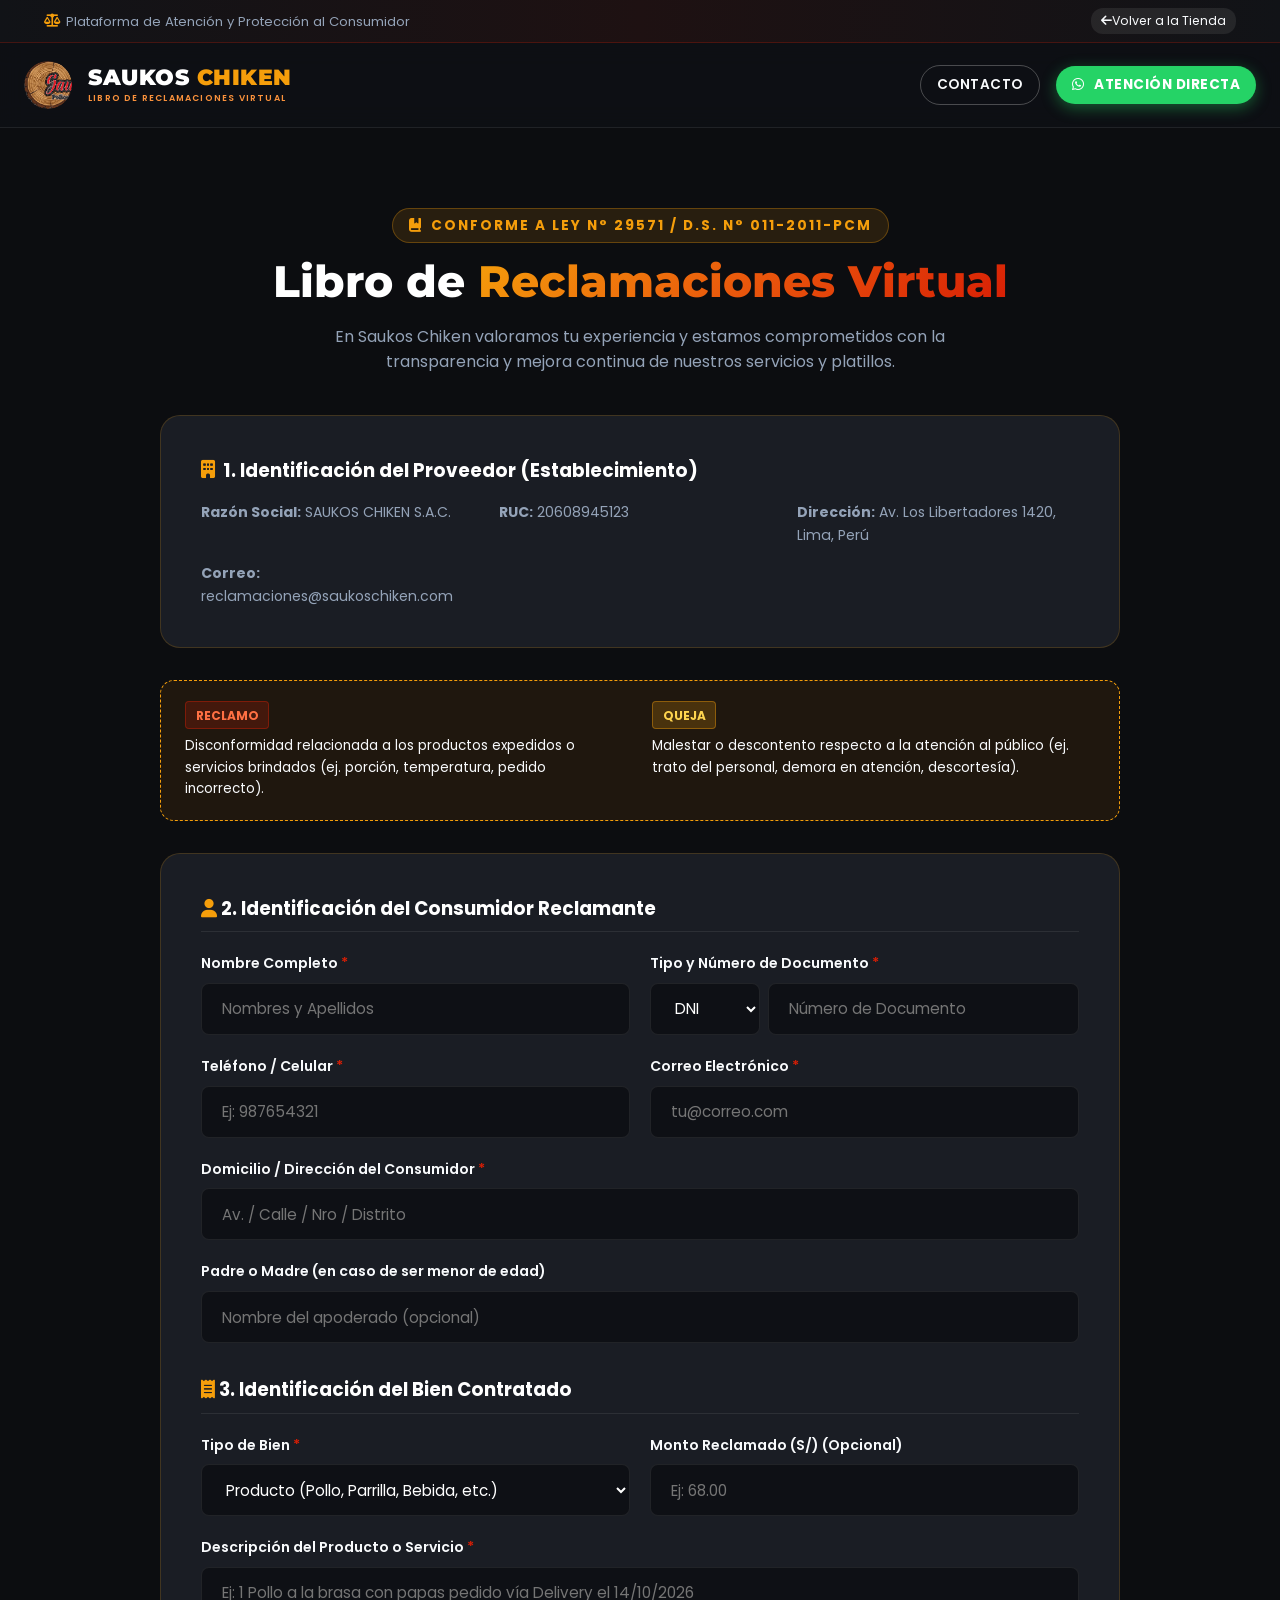
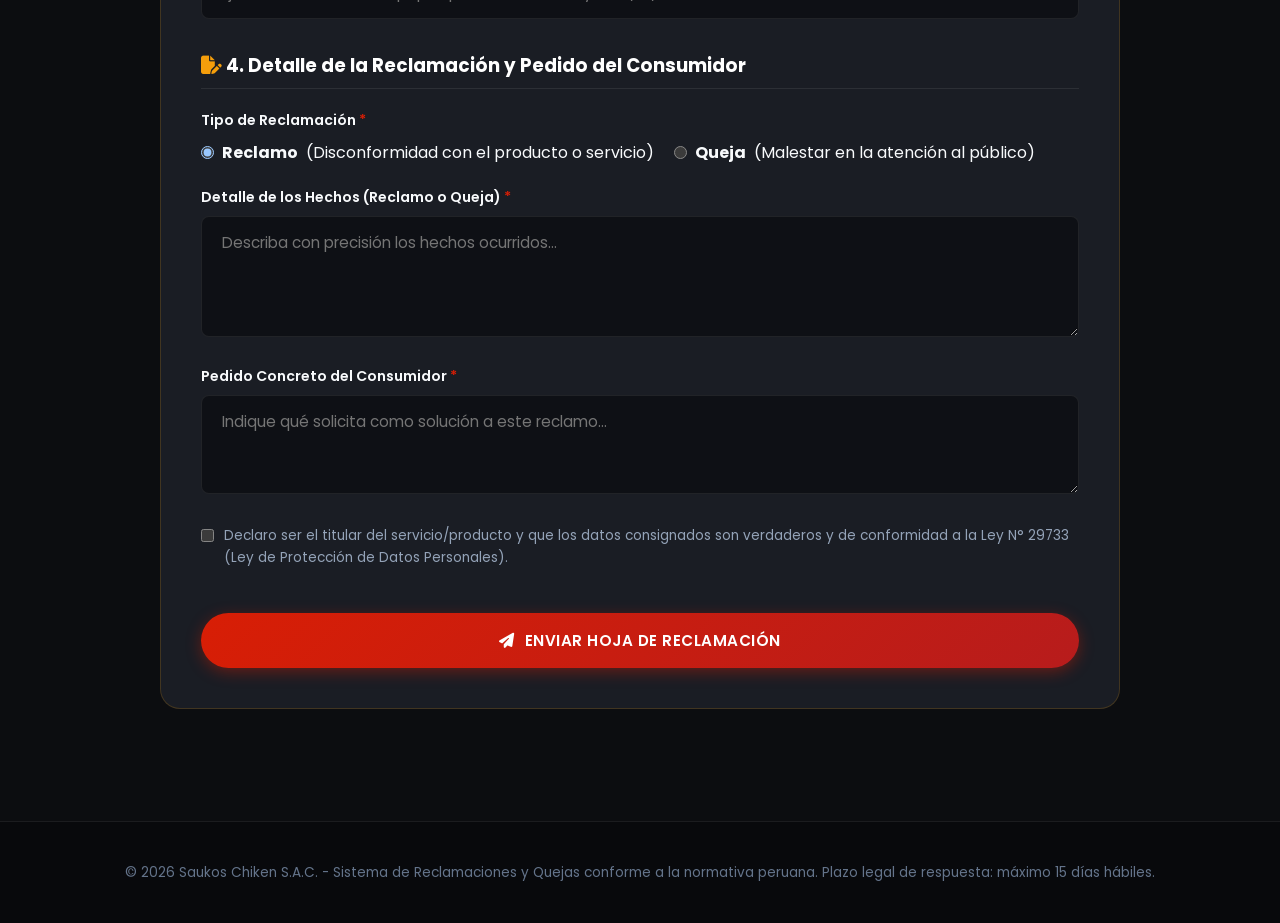
<file: libro-de-reclamaciones.html>
<!DOCTYPE html>
<html lang="es">
<head>
  <meta charset="UTF-8">
  <meta name="viewport" content="width=device-width, initial-scale=1.0">
  <title>Libro de Reclamaciones Virtual | Saukos Chiken</title>
  <meta name="description" content="Libro de Reclamaciones Virtual oficial de Saukos Chiken conforme a las directivas de INDECOPI y la Ley N° 29571.">
  <meta name="robots" content="noindex, follow">

  <!-- Fonts & Icons -->
  <!-- Favicon / Icono-Logo de la marca -->
  <link rel="icon" type="image/png" sizes="32x32" href="assets/images/favicon-32.png">
  <link rel="icon" type="image/png" sizes="192x192" href="assets/images/favicon-192.png">
  <link rel="apple-touch-icon" href="assets/images/favicon-192.png">

  <link rel="preconnect" href="https://fonts.googleapis.com">
  <link rel="preconnect" href="https://fonts.gstatic.com" crossorigin>
  <link href="https://fonts.googleapis.com/css2?family=Montserrat:wght@400;600;700;800;900&family=Poppins:wght@300;400;500;600;700&display=swap" rel="stylesheet">
  <link rel="stylesheet" href="https://cdnjs.cloudflare.com/ajax/libs/font-awesome/6.5.1/css/all.min.css">

  <link rel="stylesheet" href="css/style.css">
  <style>
    .legal-card {
      background: var(--dark-card);
      border: 1px solid var(--dark-border);
      border-radius: var(--radius-lg);
      padding: 2.5rem;
      margin-bottom: 2rem;
    }
    .info-legal-box {
      background: rgba(245, 158, 11, 0.08);
      border: 1px dashed var(--primary-gold);
      border-radius: var(--radius-md);
      padding: 1.25rem 1.5rem;
      margin-bottom: 2rem;
      font-size: 0.9rem;
      color: var(--text-light);
    }
    .badge-diff {
      display: inline-block;
      padding: 0.2rem 0.6rem;
      border-radius: 4px;
      font-size: 0.75rem;
      font-weight: 700;
      text-transform: uppercase;
      margin-bottom: 0.4rem;
    }
    .badge-reclamo { background: rgba(216, 30, 5, 0.2); color: #FF7043; border: 1px solid rgba(216, 30, 5, 0.4); }
    .badge-queja { background: rgba(245, 158, 11, 0.2); color: #FFD54F; border: 1px solid rgba(245, 158, 11, 0.4); }
    
    @media print {
      body { background: #fff !important; color: #000 !important; }
      .navbar, .top-bar, .site-footer, .floating-whatsapp, .mobile-sticky-bar, .no-print { display: none !important; }
      .legal-card { border: 1px solid #ccc !important; box-shadow: none !important; color: #000 !important; background: #fff !important; }
    }
  </style>
</head>
<body>

  <!-- TOP BAR -->
  <div class="top-bar">
    <div class="container top-bar-inner">
      <div class="top-bar-info">
        <span><i class="fa-solid fa-scale-balanced text-gold"></i> Plataforma de Atención y Protección al Consumidor</span>
      </div>
      <div class="top-bar-socials">
        <a href="index.html" style="width: auto; padding: 0 10px; border-radius: 12px; font-size: 0.78rem;">
          <i class="fa-solid fa-arrow-left"></i> Volver a la Tienda
        </a>
      </div>
    </div>
  </div>

  <!-- NAVBAR -->
  <header class="navbar">
    <div class="container navbar-inner">
      <a href="index.html" class="brand-logo">
        <div class="brand-icon brand-icon--logo"><img src="assets/images/logo-icono.png" alt="Saukos Chiken" width="56" height="56"></div>
        <div class="brand-text">
          <div class="brand-name">SAUKOS <span>CHIKEN</span></div>
          <span class="brand-tagline">Libro de Reclamaciones Virtual</span>
        </div>
      </a>
      <div class="navbar-actions">
        <a href="index.html#contacto" class="btn btn-outline btn-sm nav-hide-mobile">Contacto</a>
        <a href="https://wa.me/51941188724" target="_blank" rel="noopener" class="btn btn-whatsapp btn-sm">
          <i class="fa-brands fa-whatsapp"></i> Atención Directa
        </a>
      </div>
    </div>
  </header>

  <!-- CONTENIDO PRINCIPAL -->
  <main class="container section-padding" style="max-width: 960px;">
    
    <div class="text-center" style="margin-bottom: 2.5rem;">
      <div class="section-tag"><i class="fa-solid fa-book-bookmark"></i> Conforme a Ley N° 29571 / D.S. N° 011-2011-PCM</div>
      <h1 class="section-title">Libro de <span>Reclamaciones Virtual</span></h1>
      <p style="color: var(--text-muted); max-width: 700px; margin: 0 auto;">
        En Saukos Chiken valoramos tu experiencia y estamos comprometidos con la transparencia y mejora continua de nuestros servicios y platillos.
      </p>
    </div>

    <!-- Identificación del Proveedor -->
    <div class="legal-card">
      <h3 style="font-size: 1.15rem; color: #fff; margin-bottom: 1rem; display: flex; align-items: center; gap: 0.5rem;">
        <i class="fa-solid fa-building text-gold"></i> 1. Identificación del Proveedor (Establecimiento)
      </h3>
      <div style="display: grid; grid-template-columns: repeat(auto-fit, minmax(220px, 1fr)); gap: 1rem; font-size: 0.88rem; color: var(--text-muted);">
        <div><strong>Razón Social:</strong> SAUKOS CHIKEN S.A.C.</div>
        <div><strong>RUC:</strong> 20608945123</div>
        <div><strong>Dirección:</strong> Av. Los Libertadores 1420, Lima, Perú</div>
        <div><strong>Correo:</strong> reclamaciones@saukoschiken.com</div>
      </div>
    </div>

    <!-- Explicación Didáctica Indecopi -->
    <div class="info-legal-box">
      <div class="info-legal-grid" style="display: grid; grid-template-columns: repeat(auto-fit, minmax(min(100%, 260px), 1fr)); gap: 1.5rem;">
        <div>
          <span class="badge-diff badge-reclamo">Reclamo</span>
          <p style="font-size: 0.84rem; margin: 0;">Disconformidad relacionada a los productos expedidos o servicios brindados (ej. porción, temperatura, pedido incorrecto).</p>
        </div>
        <div>
          <span class="badge-diff badge-queja">Queja</span>
          <p style="font-size: 0.84rem; margin: 0;">Malestar o descontento respecto a la atención al público (ej. trato del personal, demora en atención, descortesía).</p>
        </div>
      </div>
    </div>

    <!-- FORMULARIO DE RECLAMACIÓN -->
    <div class="legal-card" id="formContainer">
      <form id="reclamacionForm">
        
        <!-- 2. Datos del Consumidor -->
        <h3 style="font-size: 1.15rem; color: #fff; margin-bottom: 1.25rem; border-bottom: 1px solid var(--dark-border-subtle); padding-bottom: 0.5rem;">
          <i class="fa-solid fa-user text-gold"></i> 2. Identificación del Consumidor Reclamante
        </h3>

        <div class="form-grid-2">
          <div class="form-group">
            <label class="form-label">Nombre Completo <span class="req">*</span></label>
            <input type="text" id="recNombre" class="form-control" placeholder="Nombres y Apellidos" required>
          </div>
          <div class="form-group">
            <label class="form-label">Tipo y Número de Documento <span class="req">*</span></label>
            <div style="display: flex; gap: 0.5rem;">
              <select id="recDocTipo" class="form-control" style="max-width: 110px;">
                <option value="DNI">DNI</option>
                <option value="CE">C.E.</option>
                <option value="Pasaporte">Pasap.</option>
              </select>
              <input type="text" id="recDocNum" class="form-control" placeholder="Número de Documento" required>
            </div>
          </div>
        </div>

        <div class="form-grid-2">
          <div class="form-group">
            <label class="form-label">Teléfono / Celular <span class="req">*</span></label>
            <input type="tel" id="recTelefono" class="form-control" placeholder="Ej: 987654321" required>
          </div>
          <div class="form-group">
            <label class="form-label">Correo Electrónico <span class="req">*</span></label>
            <input type="email" id="recEmail" class="form-control" placeholder="tu@correo.com" required>
          </div>
        </div>

        <div class="form-group">
          <label class="form-label">Domicilio / Dirección del Consumidor <span class="req">*</span></label>
          <input type="text" id="recDomicilio" class="form-control" placeholder="Av. / Calle / Nro / Distrito" required>
        </div>

        <div class="form-group">
          <label class="form-label">Padre o Madre (en caso de ser menor de edad)</label>
          <input type="text" id="recApoderado" class="form-control" placeholder="Nombre del apoderado (opcional)">
        </div>

        <!-- 3. Identificación del Bien Contratado -->
        <h3 style="font-size: 1.15rem; color: #fff; margin: 2rem 0 1.25rem; border-bottom: 1px solid var(--dark-border-subtle); padding-bottom: 0.5rem;">
          <i class="fa-solid fa-receipt text-gold"></i> 3. Identificación del Bien Contratado
        </h3>

        <div class="form-grid-2">
          <div class="form-group">
            <label class="form-label">Tipo de Bien <span class="req">*</span></label>
            <select id="recTipoBien" class="form-control" required>
              <option value="Producto">Producto (Pollo, Parrilla, Bebida, etc.)</option>
              <option value="Servicio">Servicio (Delivery, Atención en Salón)</option>
            </select>
          </div>
          <div class="form-group">
            <label class="form-label">Monto Reclamado (S/) (Opcional)</label>
            <input type="number" step="0.01" id="recMonto" class="form-control" placeholder="Ej: 68.00">
          </div>
        </div>

        <div class="form-group">
          <label class="form-label">Descripción del Producto o Servicio <span class="req">*</span></label>
          <input type="text" id="recDescBien" class="form-control" placeholder="Ej: 1 Pollo a la brasa con papas pedido vía Delivery el 14/10/2026" required>
        </div>

        <!-- 4. Detalle de la Reclamación -->
        <h3 style="font-size: 1.15rem; color: #fff; margin: 2rem 0 1.25rem; border-bottom: 1px solid var(--dark-border-subtle); padding-bottom: 0.5rem;">
          <i class="fa-solid fa-file-pen text-gold"></i> 4. Detalle de la Reclamación y Pedido del Consumidor
        </h3>

        <div class="form-group">
          <label class="form-label">Tipo de Reclamación <span class="req">*</span></label>
          <div style="display: flex; gap: 1.25rem; margin-top: 0.5rem; flex-wrap: wrap;">
            <label style="display: flex; align-items: center; gap: 0.5rem; cursor: pointer;">
              <input type="radio" name="tipoReclamo" value="Reclamo" checked>
              <strong>Reclamo</strong> (Disconformidad con el producto o servicio)
            </label>
            <label style="display: flex; align-items: center; gap: 0.5rem; cursor: pointer;">
              <input type="radio" name="tipoReclamo" value="Queja">
              <strong>Queja</strong> (Malestar en la atención al público)
            </label>
          </div>
        </div>

        <div class="form-group">
          <label class="form-label">Detalle de los Hechos (Reclamo o Queja) <span class="req">*</span></label>
          <textarea id="recDetalle" rows="4" class="form-control" placeholder="Describa con precisión los hechos ocurridos..." required></textarea>
        </div>

        <div class="form-group">
          <label class="form-label">Pedido Concreto del Consumidor <span class="req">*</span></label>
          <textarea id="recPedido" rows="3" class="form-control" placeholder="Indique qué solicita como solución a este reclamo..." required></textarea>
        </div>

        <div class="form-group" style="margin-top: 1.5rem;">
          <label style="display: flex; align-items: flex-start; gap: 0.6rem; font-size: 0.85rem; color: var(--text-muted); cursor: pointer;">
            <input type="checkbox" required style="margin-top: 4px;">
            <span>Declaro ser el titular del servicio/producto y que los datos consignados son verdaderos y de conformidad a la Ley N° 29733 (Ley de Protección de Datos Personales).</span>
          </label>
        </div>

        <button type="submit" class="btn btn-primary" style="width: 100%; margin-top: 1.5rem; padding: 1rem;">
          <i class="fa-solid fa-paper-plane"></i> Enviar Hoja de Reclamación
        </button>
      </form>
    </div>

    <!-- RESULTADO / COMPROBANTE GENERADO (Oculto inicialmente) -->
    <div class="legal-card" id="comprobanteBox" style="display: none;">
      <div style="text-align: center; border-bottom: 2px dashed var(--dark-border); padding-bottom: 1.5rem; margin-bottom: 1.5rem;">
        <i class="fa-solid fa-circle-check" style="font-size: 3.5rem; color: var(--accent-green); margin-bottom: 0.75rem;"></i>
        <h2 style="font-size: 1.6rem; color: #fff;">Hoja de Reclamación Registrada con Éxito</h2>
        <p style="color: var(--text-muted); font-size: 0.95rem;">
          Tu reclamo ha sido recibido conforme al reglamento del Libro de Reclamaciones de INDECOPI.
        </p>
        <div style="display: inline-block; background: rgba(245, 158, 11, 0.15); border: 1px solid var(--primary-gold); padding: 0.5rem 1.5rem; border-radius: 99px; margin-top: 1rem;">
          <strong style="color: var(--primary-gold); font-size: 1.1rem;" id="outCodigo">REC-2026-00000</strong>
        </div>
      </div>

      <div id="comprobanteDetalle" style="font-size: 0.9rem; line-height: 1.8; color: var(--text-light); margin-bottom: 2rem;">
        <!-- Se llena con JavaScript -->
      </div>

      <div class="no-print" style="display: flex; gap: 1rem; justify-content: center; flex-wrap: wrap;">
        <button class="btn btn-gold" onclick="window.print()">
          <i class="fa-solid fa-print"></i> Imprimir / Guardar en PDF
        </button>
        <a href="index.html" class="btn btn-outline">
          <i class="fa-solid fa-house"></i> Volver al Inicio
        </a>
      </div>
    </div>

  </main>

  <!-- FOOTER SIMPLE -->
  <footer class="site-footer" style="padding: 2.5rem 0;">
    <div class="container text-center" style="font-size: 0.85rem; color: var(--text-dim);">
      &copy; 2026 Saukos Chiken S.A.C. - Sistema de Reclamaciones y Quejas conforme a la normativa peruana. Plazo legal de respuesta: máximo 15 días hábiles.
    </div>
  </footer>

  <script>
    document.getElementById('reclamacionForm').addEventListener('submit', function(e) {
      e.preventDefault();
      
      const codigo = 'LR-' + new Date().getFullYear() + '-' + Math.floor(10000 + Math.random() * 90000);
      const fecha = new Date().toLocaleDateString('es-PE', { year: 'numeric', month: 'long', day: 'numeric', hour: '2-digit', minute: '2-digit' });
      
      const nombre = document.getElementById('recNombre').value;
      const doc = document.getElementById('recDocTipo').value + ': ' + document.getElementById('recDocNum').value;
      const tel = document.getElementById('recTelefono').value;
      const email = document.getElementById('recEmail').value;
      const dom = document.getElementById('recDomicilio').value;
      const tipoBien = document.getElementById('recTipoBien').value;
      const descBien = document.getElementById('recDescBien').value;
      const monto = document.getElementById('recMonto').value || '0.00';
      const tipoReclamo = document.querySelector('input[name="tipoReclamo"]:checked').value;
      const detalle = document.getElementById('recDetalle').value;
      const pedido = document.getElementById('recPedido').value;

      document.getElementById('outCodigo').textContent = 'Código: ' + codigo;

      const html = `
        <div style="display: grid; grid-template-columns: 1fr 1fr; gap: 1rem; margin-bottom: 1rem;">
          <div><strong>Fecha y Hora:</strong> ${fecha}</div>
          <div><strong>Estado:</strong> En proceso de atención (Plazo legal: 15 días hábiles)</div>
        </div>
        <hr style="border: 0; border-top: 1px solid rgba(255,255,255,0.1); margin: 1rem 0;">
        <h4 style="color: var(--primary-gold); margin-bottom: 0.5rem;">Datos del Consumidor:</h4>
        <p><strong>Reclamante:</strong> ${nombre} | <strong>Doc:</strong> ${doc}</p>
        <p><strong>Domicilio:</strong> ${dom}</p>
        <p><strong>Contacto:</strong> Tel: ${tel} | Email: ${email}</p>
        <hr style="border: 0; border-top: 1px solid rgba(255,255,255,0.1); margin: 1rem 0;">
        <h4 style="color: var(--primary-gold); margin-bottom: 0.5rem;">Bien Contratado:</h4>
        <p><strong>Tipo:</strong> ${tipoBien} | <strong>Monto:</strong> S/ ${parseFloat(monto).toFixed(2)}</p>
        <p><strong>Descripción:</strong> ${descBien}</p>
        <hr style="border: 0; border-top: 1px solid rgba(255,255,255,0.1); margin: 1rem 0;">
        <h4 style="color: var(--primary-gold); margin-bottom: 0.5rem;">Detalle del ${tipoReclamo}:</h4>
        <p style="background: rgba(0,0,0,0.3); padding: 0.75rem; border-radius: 6px;">${detalle}</p>
        <h4 style="color: var(--primary-gold); margin: 1rem 0 0.5rem;">Pedido del Consumidor:</h4>
        <p style="background: rgba(0,0,0,0.3); padding: 0.75rem; border-radius: 6px;">${pedido}</p>
      `;

      document.getElementById('comprobanteDetalle').innerHTML = html;
      document.getElementById('formContainer').style.display = 'none';
      document.getElementById('comprobanteBox').style.display = 'block';
      window.scrollTo({ top: 150, behavior: 'smooth' });
    });
  </script>
</body>
</html>
</file>
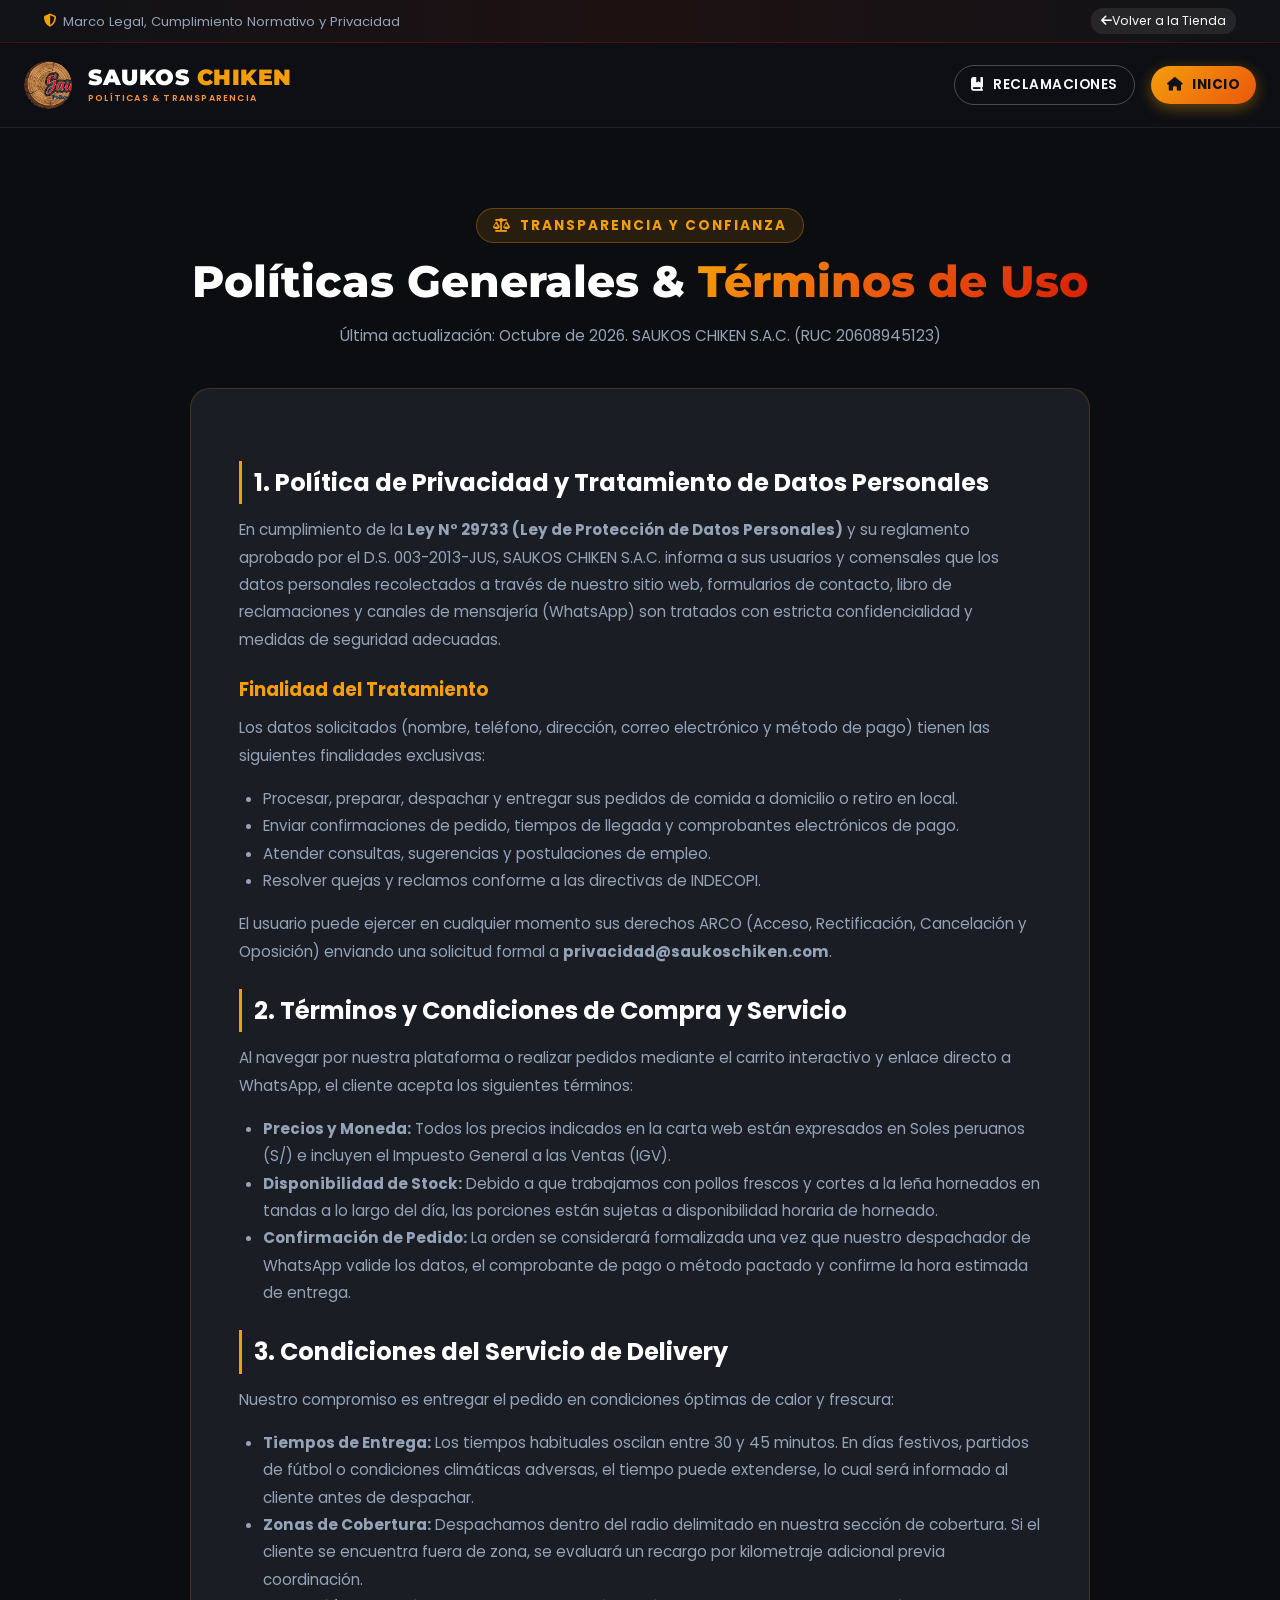
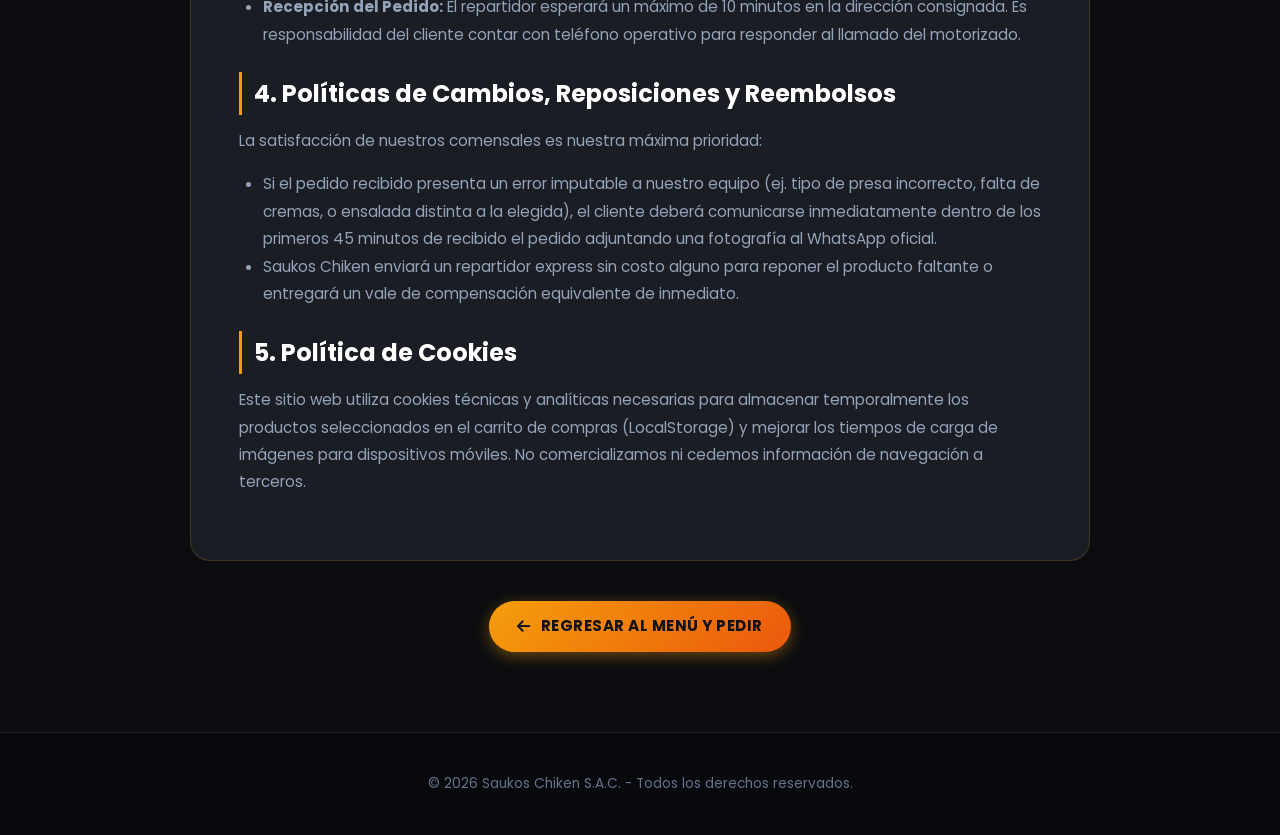
<file: politicas.html>
<!DOCTYPE html>
<html lang="es">
<head>
  <meta charset="UTF-8">
  <meta name="viewport" content="width=device-width, initial-scale=1.0">
  <title>Políticas de Privacidad & Términos Legales | Saukos Chiken</title>
  <meta name="description" content="Términos y condiciones, políticas de privacidad y protección de datos personales de Saukos Chiken conforme a las leyes peruanas.">
  
  <!-- Favicon / Icono-Logo de la marca -->
  <link rel="icon" type="image/png" sizes="32x32" href="assets/images/favicon-32.png">
  <link rel="icon" type="image/png" sizes="192x192" href="assets/images/favicon-192.png">
  <link rel="apple-touch-icon" href="assets/images/favicon-192.png">

  <link rel="preconnect" href="https://fonts.googleapis.com">
  <link rel="preconnect" href="https://fonts.gstatic.com" crossorigin>
  <link href="https://fonts.googleapis.com/css2?family=Montserrat:wght@400;600;700;800;900&family=Poppins:wght@300;400;500;600;700&display=swap" rel="stylesheet">
  <link rel="stylesheet" href="https://cdnjs.cloudflare.com/ajax/libs/font-awesome/6.5.1/css/all.min.css">
  <link rel="stylesheet" href="css/style.css">
  <style>
    .legal-content-card {
      background: var(--dark-card);
      border: 1px solid var(--dark-border);
      border-radius: var(--radius-lg);
      padding: 3rem;
      margin-bottom: 2.5rem;
      line-height: 1.8;
      color: var(--text-muted);
    }
    .legal-content-card h2 {
      color: var(--text-white);
      font-size: 1.5rem;
      margin: 1.5rem 0 0.75rem;
      border-left: 3px solid var(--primary-gold);
      padding-left: 0.75rem;
    }
    .legal-content-card h3 {
      color: var(--primary-gold);
      font-size: 1.15rem;
      margin: 1.25rem 0 0.5rem;
    }
    .legal-content-card p, .legal-content-card ul {
      margin-bottom: 1rem;
      font-size: 0.95rem;
    }
    .legal-content-card ul {
      padding-left: 1.5rem;
      list-style: disc;
    }
  </style>
</head>
<body>

  <!-- TOP BAR -->
  <div class="top-bar">
    <div class="container top-bar-inner">
      <div class="top-bar-info">
        <span><i class="fa-solid fa-shield-halved text-gold"></i> Marco Legal, Cumplimiento Normativo y Privacidad</span>
      </div>
      <div class="top-bar-socials">
        <a href="index.html" style="width: auto; padding: 0 10px; border-radius: 12px; font-size: 0.78rem;">
          <i class="fa-solid fa-arrow-left"></i> Volver a la Tienda
        </a>
      </div>
    </div>
  </div>

  <!-- NAVBAR -->
  <header class="navbar">
    <div class="container navbar-inner">
      <a href="index.html" class="brand-logo">
        <div class="brand-icon brand-icon--logo"><img src="assets/images/logo-icono.png" alt="Saukos Chiken" width="56" height="56"></div>
        <div class="brand-text">
          <div class="brand-name">SAUKOS <span>CHIKEN</span></div>
          <span class="brand-tagline">Políticas & Transparencia</span>
        </div>
      </a>
      <div class="navbar-actions">
        <a href="libro-de-reclamaciones.html" class="btn btn-outline btn-sm nav-hide-mobile"><i class="fa-solid fa-book-bookmark"></i> Reclamaciones</a>
        <a href="index.html" class="btn btn-gold btn-sm"><i class="fa-solid fa-house"></i> Inicio</a>
      </div>
    </div>
  </header>

  <!-- CONTENIDO LEGAL -->
  <main class="container section-padding" style="max-width: 900px;">
    
    <div class="text-center" style="margin-bottom: 2.5rem;">
      <div class="section-tag"><i class="fa-solid fa-scale-balanced"></i> Transparencia y Confianza</div>
      <h1 class="section-title">Políticas Generales & <span>Términos de Uso</span></h1>
      <p style="color: var(--text-muted); font-size: 0.95rem;">
        Última actualización: Octubre de 2026. SAUKOS CHIKEN S.A.C. (RUC 20608945123)
      </p>
    </div>

    <div class="legal-content-card">
      <h2>1. Política de Privacidad y Tratamiento de Datos Personales</h2>
      <p>
        En cumplimiento de la <strong>Ley N° 29733 (Ley de Protección de Datos Personales)</strong> y su reglamento aprobado por el D.S. 003-2013-JUS, SAUKOS CHIKEN S.A.C. informa a sus usuarios y comensales que los datos personales recolectados a través de nuestro sitio web, formularios de contacto, libro de reclamaciones y canales de mensajería (WhatsApp) son tratados con estricta confidencialidad y medidas de seguridad adecuadas.
      </p>
      <h3>Finalidad del Tratamiento</h3>
      <p>Los datos solicitados (nombre, teléfono, dirección, correo electrónico y método de pago) tienen las siguientes finalidades exclusivas:</p>
      <ul>
        <li>Procesar, preparar, despachar y entregar sus pedidos de comida a domicilio o retiro en local.</li>
        <li>Enviar confirmaciones de pedido, tiempos de llegada y comprobantes electrónicos de pago.</li>
        <li>Atender consultas, sugerencias y postulaciones de empleo.</li>
        <li>Resolver quejas y reclamos conforme a las directivas de INDECOPI.</li>
      </ul>
      <p>
        El usuario puede ejercer en cualquier momento sus derechos ARCO (Acceso, Rectificación, Cancelación y Oposición) enviando una solicitud formal a <strong>privacidad@saukoschiken.com</strong>.
      </p>

      <h2 id="terminos">2. Términos y Condiciones de Compra y Servicio</h2>
      <p>
        Al navegar por nuestra plataforma o realizar pedidos mediante el carrito interactivo y enlace directo a WhatsApp, el cliente acepta los siguientes términos:
      </p>
      <ul>
        <li><strong>Precios y Moneda:</strong> Todos los precios indicados en la carta web están expresados en Soles peruanos (S/) e incluyen el Impuesto General a las Ventas (IGV).</li>
        <li><strong>Disponibilidad de Stock:</strong> Debido a que trabajamos con pollos frescos y cortes a la leña horneados en tandas a lo largo del día, las porciones están sujetas a disponibilidad horaria de horneado.</li>
        <li><strong>Confirmación de Pedido:</strong> La orden se considerará formalizada una vez que nuestro despachador de WhatsApp valide los datos, el comprobante de pago o método pactado y confirme la hora estimada de entrega.</li>
      </ul>

      <h2>3. Condiciones del Servicio de Delivery</h2>
      <p>
        Nuestro compromiso es entregar el pedido en condiciones óptimas de calor y frescura:
      </p>
      <ul>
        <li><strong>Tiempos de Entrega:</strong> Los tiempos habituales oscilan entre 30 y 45 minutos. En días festivos, partidos de fútbol o condiciones climáticas adversas, el tiempo puede extenderse, lo cual será informado al cliente antes de despachar.</li>
        <li><strong>Zonas de Cobertura:</strong> Despachamos dentro del radio delimitado en nuestra sección de cobertura. Si el cliente se encuentra fuera de zona, se evaluará un recargo por kilometraje adicional previa coordinación.</li>
        <li><strong>Recepción del Pedido:</strong> El repartidor esperará un máximo de 10 minutos en la dirección consignada. Es responsabilidad del cliente contar con teléfono operativo para responder al llamado del motorizado.</li>
      </ul>

      <h2>4. Políticas de Cambios, Reposiciones y Reembolsos</h2>
      <p>
        La satisfacción de nuestros comensales es nuestra máxima prioridad:
      </p>
      <ul>
        <li>Si el pedido recibido presenta un error imputable a nuestro equipo (ej. tipo de presa incorrecto, falta de cremas, o ensalada distinta a la elegida), el cliente deberá comunicarse inmediatamente dentro de los primeros 45 minutos de recibido el pedido adjuntando una fotografía al WhatsApp oficial.</li>
        <li>Saukos Chiken enviará un repartidor express sin costo alguno para reponer el producto faltante o entregará un vale de compensación equivalente de inmediato.</li>
      </ul>

      <h2>5. Política de Cookies</h2>
      <p>
        Este sitio web utiliza cookies técnicas y analíticas necesarias para almacenar temporalmente los productos seleccionados en el carrito de compras (LocalStorage) y mejorar los tiempos de carga de imágenes para dispositivos móviles. No comercializamos ni cedemos información de navegación a terceros.
      </p>
    </div>

    <div class="text-center">
      <a href="index.html" class="btn btn-gold">
        <i class="fa-solid fa-arrow-left"></i> Regresar al Menú y Pedir
      </a>
    </div>

  </main>

  <!-- FOOTER SIMPLE -->
  <footer class="site-footer" style="padding: 2.5rem 0;">
    <div class="container text-center" style="font-size: 0.85rem; color: var(--text-dim);">
      &copy; 2026 Saukos Chiken S.A.C. - Todos los derechos reservados.
    </div>
  </footer>

</body>
</html>
</file>
<file: css/style.css>
/* ==========================================================================
   SAUKOS CHIKEN - ESTILOS CORPORATIVOS & MODERNOS
   Paleta: Rojo Brasa (#D81E05), Oro/Amarillo (#F59E0B), Naranja (#EA580C), Carbón (#0D0E11 / #171A21)
   ========================================================================== */

:root {
  --primary-red: #D81E05;
  --primary-red-hover: #BF1602;
  --primary-gold: #F59E0B;
  --primary-gold-hover: #D97706;
  --primary-orange: #EA580C;
  --primary-orange-light: #FB923C;
  --dark-bg: #0C0D10;
  --dark-surface: #14161C;
  --dark-card: #1A1D24;
  --dark-card-hover: #222630;
  --dark-border: rgba(245, 158, 11, 0.18);
  --dark-border-subtle: rgba(255, 255, 255, 0.08);
  
  --text-white: #FFFFFF;
  --text-light: #F8FAFC;
  --text-muted: #94A3B8;
  --text-dim: #64748B;
  
  --accent-green: #10B981;
  --whatsapp-color: #25D366;
  --facebook-color: #1877F2;
  --instagram-color: #E1306C;
  --tiktok-color: #FE2C55;
  
  --font-heading: 'Montserrat', system-ui, -apple-system, sans-serif;
  --font-body: 'Poppins', system-ui, -apple-system, sans-serif;
  
  --radius-sm: 8px;
  --radius-md: 14px;
  --radius-lg: 20px;
  --radius-full: 9999px;
  
  --shadow-sm: 0 4px 12px rgba(0, 0, 0, 0.25);
  --shadow-md: 0 8px 24px rgba(0, 0, 0, 0.35);
  --shadow-glow-red: 0 0 25px rgba(216, 30, 5, 0.4);
  --shadow-glow-gold: 0 0 25px rgba(245, 158, 11, 0.35);
  
  --transition: all 0.3s cubic-bezier(0.4, 0, 0.2, 1);

  /* Altura del navbar: fuente única de verdad para la barra y el menú móvil */
  --navbar-h: 92px;
  --brand-icon-size: 56px;
}

/* RESET & BASE */
*, *::before, *::after {
  box-sizing: border-box;
  margin: 0;
  padding: 0;
}

html {
  scroll-behavior: smooth;
  font-size: 16px;
  color-scheme: dark;
}

body {
  font-family: var(--font-body);
  background-color: var(--dark-bg);
  color: var(--text-light);
  line-height: 1.6;
  overflow-x: hidden;
  position: relative;
}

img {
  max-width: 100%;
  height: auto;
  display: block;
}

a {
  color: inherit;
  text-decoration: none;
  transition: var(--transition);
}

ul {
  list-style: none;
}

button, input, select, textarea {
  font-family: inherit;
  font-size: inherit;
  outline: none;
  border: none;
}

button {
  cursor: pointer;
}

/* UTILITY CLASSES */
.container {
  width: 100%;
  max-width: 1240px;
  margin-left: auto;
  margin-right: auto;
  padding-left: 1.5rem;
  padding-right: 1.5rem;
}

.text-center { text-align: center; }
.text-gold { color: var(--primary-gold); }
.text-red { color: var(--primary-red); }
.text-orange { color: var(--primary-orange); }

.section-tag {
  display: inline-flex;
  align-items: center;
  gap: 0.5rem;
  font-size: 0.85rem;
  font-weight: 700;
  text-transform: uppercase;
  letter-spacing: 2px;
  color: var(--primary-gold);
  background: rgba(245, 158, 11, 0.12);
  border: 1px solid rgba(245, 158, 11, 0.3);
  padding: 0.35rem 1rem;
  border-radius: var(--radius-full);
  margin-bottom: 0.75rem;
}

.section-title {
  font-family: var(--font-heading);
  font-size: clamp(2rem, 4vw, 2.75rem);
  font-weight: 800;
  color: var(--text-white);
  line-height: 1.2;
  margin-bottom: 1rem;
}

.section-title span {
  background: linear-gradient(135deg, var(--primary-gold) 0%, var(--primary-orange) 50%, var(--primary-red) 100%);
  -webkit-background-clip: text;
  -webkit-text-fill-color: transparent;
}

.section-subtitle {
  color: var(--text-muted);
  max-width: 650px;
  margin-left: auto;
  margin-right: auto;
  font-size: 1.05rem;
  margin-bottom: 2.5rem;
}

.section-padding {
  padding: 5rem 0;
}

/* BUTTONS */
.btn {
  display: inline-flex;
  align-items: center;
  justify-content: center;
  gap: 0.6rem;
  padding: 0.85rem 1.75rem;
  font-weight: 600;
  font-size: 0.95rem;
  border-radius: var(--radius-full);
  transition: var(--transition);
  text-transform: uppercase;
  letter-spacing: 0.5px;
}

.btn-primary {
  background: linear-gradient(135deg, var(--primary-red) 0%, #B71C1C 100%);
  color: var(--text-white);
  box-shadow: 0 4px 15px rgba(216, 30, 5, 0.4);
}

.btn-primary:hover {
  background: linear-gradient(135deg, #FF2E17 0%, var(--primary-red) 100%);
  box-shadow: 0 6px 22px rgba(216, 30, 5, 0.6);
  transform: translateY(-2px);
}

.btn-gold {
  background: linear-gradient(135deg, var(--primary-gold) 0%, var(--primary-orange) 100%);
  color: #0F1115;
  font-weight: 700;
  box-shadow: 0 4px 15px rgba(245, 158, 11, 0.4);
}

.btn-gold:hover {
  background: linear-gradient(135deg, #FBBF24 0%, var(--primary-gold) 100%);
  box-shadow: 0 6px 22px rgba(245, 158, 11, 0.6);
  transform: translateY(-2px);
}

.btn-outline {
  background: transparent;
  color: var(--text-light);
  border: 1.5px solid rgba(255, 255, 255, 0.25);
}

.btn-outline:hover {
  border-color: var(--primary-gold);
  color: var(--primary-gold);
  background: rgba(245, 158, 11, 0.08);
}

.btn-whatsapp {
  background-color: var(--whatsapp-color);
  color: #FFFFFF;
  box-shadow: 0 4px 15px rgba(37, 211, 102, 0.4);
  font-weight: 700;
}

.btn-whatsapp:hover {
  background-color: #20bd5a;
  box-shadow: 0 6px 22px rgba(37, 211, 102, 0.6);
  transform: translateY(-2px);
}

.btn-sm {
  padding: 0.5rem 1rem;
  font-size: 0.85rem;
}

/* TOP ANNOUNCEMENT BAR */
.top-bar {
  background: linear-gradient(90deg, #111317 0%, #1e1112 50%, #111317 100%);
  border-bottom: 1px solid rgba(216, 30, 5, 0.25);
  font-size: 0.82rem;
  padding: 0.5rem 0;
  color: var(--text-muted);
}

.top-bar-inner {
  display: flex;
  justify-content: space-between;
  align-items: center;
  flex-wrap: wrap;
  gap: 0.5rem;
}

.top-bar-info {
  display: flex;
  align-items: center;
  gap: 1.25rem;
  flex-wrap: wrap;
}

.top-bar-info span {
  display: inline-flex;
  align-items: center;
  gap: 0.4rem;
}

.top-bar-socials {
  display: flex;
  align-items: center;
  gap: 0.75rem;
}

.top-bar-socials a {
  width: 26px;
  height: 26px;
  display: inline-flex;
  align-items: center;
  justify-content: center;
  border-radius: 50%;
  background: rgba(255, 255, 255, 0.08);
  font-size: 0.8rem;
  color: var(--text-light);
}

.top-bar-socials a:hover {
  background: var(--primary-gold);
  color: #0F1115;
}

/* NAVBAR */
.navbar {
  position: sticky;
  top: 0;
  z-index: 1060;
  background: rgba(14, 16, 21, 0.94);
  backdrop-filter: blur(12px);
  -webkit-backdrop-filter: blur(12px);
  border-bottom: 1px solid var(--dark-border-subtle);
  transition: var(--transition);
}

.navbar.menu-open {
  backdrop-filter: none !important;
  -webkit-backdrop-filter: none !important;
  background: #0E1015 !important;
}

.navbar.scrolled {
  box-shadow: 0 4px 20px rgba(0, 0, 0, 0.6);
  border-bottom-color: var(--dark-border);
}

.navbar-inner {
  display: flex;
  align-items: center;
  justify-content: space-between;
  height: var(--navbar-h);
  /* Contenedor más ancho para que logo + 10 enlaces + acciones quepan sin apretarse */
  max-width: 1900px;
}

.brand-logo {
  display: flex;
  align-items: center;
  gap: 1rem;
  flex-shrink: 0;
  min-width: 0;
}

.brand-icon {
  width: var(--brand-icon-size);
  height: var(--brand-icon-size);
  border-radius: var(--radius-md);
  background: linear-gradient(135deg, var(--primary-red) 0%, var(--primary-orange) 50%, var(--primary-gold) 100%);
  display: flex;
  align-items: center;
  justify-content: center;
  color: #FFFFFF;
  font-size: 1.7rem;
  box-shadow: 0 0 15px rgba(216, 30, 5, 0.5);
  flex-shrink: 0;
}

/* Variante con el icono-logo oficial de la marca (assets/images/logo-icono.png) */
.brand-icon--logo {
  background: none;
  box-shadow: none;
  border-radius: 50%;
  overflow: hidden;
}

.brand-icon--logo img {
  width: var(--brand-icon-size);
  height: var(--brand-icon-size);
  object-fit: contain;
  border-radius: 50%;
  display: block;
}

/* Lockup horizontal completo del logo (solo se usa en el footer) */
.brand-lockup-img {
  height: 62px;
  width: auto;
  display: block;
  flex-shrink: 0;
}

.brand-text {
  display: flex;
  flex-direction: column;
  justify-content: center;
  min-width: 0;
}

.brand-name {
  font-family: var(--font-heading);
  font-weight: 900;
  font-size: 1.75rem;
  letter-spacing: 0.5px;
  color: var(--text-white);
  line-height: 1.05;
  white-space: nowrap;   /* "SAUKOS CHIKEN" nunca se parte en dos líneas */
}

.brand-name span {
  color: var(--primary-gold);
}

.brand-tagline {
  font-size: 0.66rem;
  text-transform: uppercase;
  letter-spacing: 1.6px;
  color: var(--primary-orange-light);
  font-weight: 600;
  line-height: 1.2;
  margin-top: 3px;
  white-space: nowrap;   /* el eslogan tampoco se parte */
}

.nav-menu {
  display: flex;
  align-items: center;
  gap: 1.4rem;
  min-width: 0;
}

.nav-link {
  font-weight: 600;
  font-size: 0.9rem;
  color: var(--text-light);
  position: relative;
  padding: 0.5rem 0;
}

.nav-link::after {
  content: '';
  position: absolute;
  bottom: 0;
  left: 0;
  width: 0%;
  height: 2px;
  background: var(--primary-gold);
  transition: var(--transition);
}

.nav-link:hover, .nav-link.active {
  color: var(--primary-gold);
}

.nav-link:hover::after, .nav-link.active::after {
  width: 100%;
}

/* Nav dropdown */
.nav-dropdown {
  position: relative;
}

.nav-dropdown-toggle {
  display: flex;
  align-items: center;
  gap: 0.35rem;
  cursor: pointer;
}

.nav-dropdown-menu {
  position: absolute;
  top: 100%;
  left: 0;
  min-width: 220px;
  background: var(--dark-surface);
  border: 1px solid var(--dark-border);
  border-radius: var(--radius-md);
  box-shadow: var(--shadow-md);
  padding: 0.5rem 0;
  opacity: 0;
  visibility: hidden;
  transform: translateY(10px);
  transition: var(--transition);
  z-index: 100;
}

.nav-dropdown:hover .nav-dropdown-menu {
  opacity: 1;
  visibility: visible;
  transform: translateY(0);
}

.nav-dropdown-item {
  display: flex;
  align-items: center;
  gap: 0.75rem;
  padding: 0.65rem 1.25rem;
  font-size: 0.88rem;
  color: var(--text-muted);
  font-weight: 500;
}

.nav-dropdown-item:hover {
  background: rgba(245, 158, 11, 0.1);
  color: var(--primary-gold);
}

.navbar-actions {
  display: flex;
  align-items: center;
  gap: 1rem;
  flex-shrink: 0;
}

.cart-toggle-btn {
  position: relative;
  width: 44px;
  height: 44px;
  border-radius: 50%;
  background: var(--dark-card);
  border: 1px solid var(--dark-border);
  color: var(--text-light);
  display: flex;
  align-items: center;
  justify-content: center;
  font-size: 1.1rem;
  transition: var(--transition);
}

.cart-toggle-btn:hover {
  background: var(--primary-gold);
  color: #0F1115;
}

.cart-badge {
  position: absolute;
  top: -4px;
  right: -4px;
  background: var(--primary-red);
  color: #FFFFFF;
  font-size: 0.72rem;
  font-weight: 800;
  width: 20px;
  height: 20px;
  border-radius: 50%;
  display: flex;
  align-items: center;
  justify-content: center;
  box-shadow: 0 0 8px rgba(216, 30, 5, 0.8);
}

.hamburger-btn {
  display: none;
  background: transparent;
  color: var(--text-white);
  font-size: 1.5rem;
}

/* HERO SECTION */
.hero-section {
  position: relative;
  min-height: 90vh;
  display: flex;
  align-items: center;
  padding: 5rem 0 4rem;
  background: radial-gradient(circle at 75% 30%, rgba(216, 30, 5, 0.18) 0%, transparent 60%),
              radial-gradient(circle at 20% 80%, rgba(245, 158, 11, 0.12) 0%, transparent 50%),
              #0B0C10;
  overflow: hidden;
}

.hero-section::before {
  content: '';
  position: absolute;
  inset: 0;
  background: url("https://images.unsplash.com/photo-1544025162-d76694265947?auto=format&fit=crop&w=1920&q=80") center/cover no-repeat;
  opacity: 0.12;
  filter: blur(2px);
  pointer-events: none;
}

.hero-grid {
  display: grid;
  grid-template-columns: 1.15fr 0.85fr;
  align-items: center;
  gap: 3.5rem;
  position: relative;
  z-index: 2;
}

.hero-badge-pill {
  display: inline-flex;
  align-items: center;
  gap: 0.6rem;
  background: rgba(216, 30, 5, 0.15);
  border: 1px solid rgba(216, 30, 5, 0.4);
  padding: 0.4rem 1.1rem;
  border-radius: var(--radius-full);
  color: #FF5722;
  font-size: 0.85rem;
  font-weight: 700;
  text-transform: uppercase;
  letter-spacing: 1.5px;
  margin-bottom: 1.25rem;
}

.hero-badge-pill i {
  color: var(--primary-gold);
  animation: flameFlicker 1.5s infinite alternate;
}

@keyframes flameFlicker {
  0% { transform: scale(1); filter: drop-shadow(0 0 2px #F59E0B); }
  100% { transform: scale(1.25); filter: drop-shadow(0 0 10px #D81E05); }
}

.hero-title {
  font-family: var(--font-heading);
  font-size: clamp(2.5rem, 5.5vw, 4rem);
  font-weight: 900;
  line-height: 1.1;
  color: var(--text-white);
  margin-bottom: 1.25rem;
}

.hero-title .highlight {
  background: linear-gradient(135deg, var(--primary-gold) 0%, #FF8A00 50%, var(--primary-red) 100%);
  -webkit-background-clip: text;
  -webkit-text-fill-color: transparent;
}

.hero-desc {
  font-size: 1.15rem;
  color: var(--text-muted);
  margin-bottom: 2rem;
  max-width: 580px;
}

.hero-actions {
  display: flex;
  align-items: center;
  gap: 1.25rem;
  flex-wrap: wrap;
  margin-bottom: 2.5rem;
}

.hero-stats {
  display: flex;
  align-items: center;
  gap: 2rem;
  padding-top: 1.5rem;
  border-top: 1px solid var(--dark-border-subtle);
  flex-wrap: wrap;
}

.stat-item {
  display: flex;
  flex-direction: column;
}

.stat-value {
  font-family: var(--font-heading);
  font-size: 1.85rem;
  font-weight: 900;
  color: var(--primary-gold);
  line-height: 1;
}

.stat-label {
  font-size: 0.8rem;
  color: var(--text-muted);
  text-transform: uppercase;
  letter-spacing: 0.5px;
  margin-top: 0.25rem;
}

/* Hero Visual */
.hero-visual {
  position: relative;
  display: flex;
  align-items: center;
  justify-content: center;
}

.hero-img-wrapper {
  position: relative;
  border-radius: var(--radius-lg);
  overflow: hidden;
  box-shadow: 0 20px 50px rgba(0, 0, 0, 0.8), 0 0 40px rgba(216, 30, 5, 0.3);
  border: 2px solid var(--dark-border);
}

.hero-img-wrapper img {
  width: 100%;
  height: 480px;
  object-fit: cover;
  transition: transform 0.6s ease;
}

.hero-img-wrapper:hover img {
  transform: scale(1.04);
}

.hero-floating-card {
  position: absolute;
  background: rgba(23, 26, 33, 0.92);
  backdrop-filter: blur(10px);
  border: 1px solid var(--dark-border);
  padding: 1rem 1.25rem;
  border-radius: var(--radius-md);
  box-shadow: var(--shadow-md);
  display: flex;
  align-items: center;
  gap: 0.85rem;
  z-index: 5;
}

.hero-card-1 {
  bottom: -20px;
  left: -20px;
}

.hero-card-2 {
  top: 25px;
  right: -25px;
}

.hero-card-icon {
  width: 44px;
  height: 44px;
  border-radius: 50%;
  background: rgba(245, 158, 11, 0.15);
  color: var(--primary-gold);
  display: flex;
  align-items: center;
  justify-content: center;
  font-size: 1.2rem;
}

.hero-card-info h4 {
  font-size: 0.92rem;
  font-weight: 700;
  color: var(--text-white);
}

.hero-card-info p {
  font-size: 0.78rem;
  color: var(--text-muted);
}

/* SECTION ABOUT & PILLARS */
.about-section {
  background-color: var(--dark-surface);
  position: relative;
}

.about-grid {
  display: grid;
  grid-template-columns: 1fr 1fr;
  gap: 3.5rem;
  align-items: center;
}

.about-gallery-grid {
  display: grid;
  grid-template-columns: 1fr 1fr;
  gap: 1rem;
}

.about-img-box {
  border-radius: var(--radius-md);
  overflow: hidden;
  border: 1px solid var(--dark-border);
  height: 220px;
}

.about-img-box img {
  width: 100%;
  height: 100%;
  object-fit: cover;
  transition: var(--transition);
}

.about-img-box:hover img {
  transform: scale(1.06);
}

.about-img-box.tall {
  grid-column: span 1;
  height: 360px;
}

.about-pillars-grid {
  display: grid;
  grid-template-columns: 1fr 1fr;
  gap: 1.5rem;
  margin-top: 2.5rem;
}

.pillar-card {
  background: var(--dark-card);
  border: 1px solid var(--dark-border-subtle);
  border-radius: var(--radius-md);
  padding: 1.5rem;
  transition: var(--transition);
}

.pillar-card:hover {
  border-color: var(--primary-gold);
  transform: translateY(-4px);
  box-shadow: 0 10px 25px rgba(0, 0, 0, 0.4);
}

.pillar-icon {
  width: 48px;
  height: 48px;
  border-radius: var(--radius-sm);
  background: rgba(216, 30, 5, 0.12);
  color: var(--primary-red);
  display: flex;
  align-items: center;
  justify-content: center;
  font-size: 1.35rem;
  margin-bottom: 1rem;
}

.pillar-card:nth-child(2) .pillar-icon {
  background: rgba(245, 158, 11, 0.12);
  color: var(--primary-gold);
}

.pillar-card:nth-child(3) .pillar-icon {
  background: rgba(234, 88, 12, 0.12);
  color: var(--primary-orange);
}

.pillar-card:nth-child(4) .pillar-icon {
  background: rgba(16, 185, 129, 0.12);
  color: var(--accent-green);
}

.pillar-card h3 {
  font-size: 1.1rem;
  font-weight: 700;
  margin-bottom: 0.5rem;
  color: var(--text-white);
}

.pillar-card p {
  font-size: 0.88rem;
  color: var(--text-muted);
}

/* MENU SECTION */
.menu-section {
  background-color: var(--dark-bg);
}

.menu-filter-bar {
  display: flex;
  align-items: center;
  justify-content: center;
  gap: 0.75rem;
  flex-wrap: wrap;
  margin-bottom: 3rem;
}

.filter-btn {
  padding: 0.65rem 1.4rem;
  border-radius: var(--radius-full);
  background: var(--dark-card);
  border: 1px solid var(--dark-border-subtle);
  color: var(--text-light);
  font-weight: 600;
  font-size: 0.9rem;
  transition: var(--transition);
  display: inline-flex;
  align-items: center;
  gap: 0.5rem;
}

.filter-btn:hover, .filter-btn.active {
  background: var(--primary-gold);
  color: #0F1115;
  border-color: var(--primary-gold);
  box-shadow: 0 4px 15px rgba(245, 158, 11, 0.35);
}

.menu-grid {
  display: grid;
  grid-template-columns: repeat(auto-fill, minmax(min(100%, 340px), 1fr));
  gap: 2rem;
}

.dish-card {
  background: var(--dark-card);
  border-radius: var(--radius-md);
  overflow: hidden;
  border: 1px solid var(--dark-border-subtle);
  transition: var(--transition);
  display: flex;
  flex-direction: column;
  position: relative;
}

.dish-card:hover {
  transform: translateY(-6px);
  border-color: var(--primary-gold);
  box-shadow: 0 15px 35px rgba(0, 0, 0, 0.5), 0 0 20px rgba(245, 158, 11, 0.2);
}

.dish-img-wrap {
  position: relative;
  height: 220px;
  overflow: hidden;
}

.dish-img-wrap img {
  width: 100%;
  height: 100%;
  object-fit: cover;
  transition: transform 0.5s ease;
}

.dish-card:hover .dish-img-wrap img {
  transform: scale(1.08);
}

.dish-badge {
  position: absolute;
  top: 12px;
  left: 12px;
  background: var(--primary-red);
  color: #FFFFFF;
  font-size: 0.72rem;
  font-weight: 700;
  text-transform: uppercase;
  padding: 0.25rem 0.75rem;
  border-radius: var(--radius-full);
  box-shadow: 0 2px 8px rgba(0, 0, 0, 0.4);
}

.dish-badge.promo {
  background: var(--primary-gold);
  color: #0F1115;
}

.dish-content {
  padding: 1.5rem;
  display: flex;
  flex-direction: column;
  flex-grow: 1;
}

.dish-header {
  display: flex;
  justify-content: space-between;
  align-items: flex-start;
  gap: 0.5rem;
  margin-bottom: 0.5rem;
}

.dish-title {
  font-family: var(--font-heading);
  font-size: 1.25rem;
  font-weight: 700;
  color: var(--text-white);
}

.dish-price {
  font-family: var(--font-heading);
  font-size: 1.35rem;
  font-weight: 800;
  color: var(--primary-gold);
  white-space: nowrap;
}

.dish-desc {
  font-size: 0.88rem;
  color: var(--text-muted);
  margin-bottom: 1.25rem;
  flex-grow: 1;
}

.dish-features {
  display: flex;
  flex-wrap: wrap;
  gap: 0.4rem;
  margin-bottom: 1.25rem;
}

.dish-pill {
  font-size: 0.75rem;
  padding: 0.2rem 0.6rem;
  background: rgba(255, 255, 255, 0.05);
  border-radius: var(--radius-sm);
  color: var(--text-dim);
}

.dish-footer {
  display: grid;
  grid-template-columns: 1fr auto;
  gap: 0.6rem;
  padding-top: 1rem;
  border-top: 1px solid var(--dark-border-subtle);
}

/* PROMOTIONS SECTION */
.promos-section {
  background: linear-gradient(180deg, var(--dark-surface) 0%, #1A0D0E 50%, var(--dark-surface) 100%);
  position: relative;
}

.promo-banner-grid {
  display: grid;
  grid-template-columns: repeat(auto-fit, minmax(min(100%, 320px), 1fr));
  gap: 2rem;
}

.promo-card {
  background: linear-gradient(135deg, rgba(216, 30, 5, 0.15) 0%, rgba(20, 22, 28, 0.95) 100%);
  border: 1.5px solid rgba(216, 30, 5, 0.35);
  border-radius: var(--radius-lg);
  padding: 2.25rem;
  position: relative;
  overflow: hidden;
  transition: var(--transition);
}

.promo-card:hover {
  transform: translateY(-6px);
  border-color: var(--primary-gold);
  box-shadow: 0 15px 40px rgba(216, 30, 5, 0.3);
}

.promo-ribbon {
  position: absolute;
  top: 20px;
  right: -35px;
  background: var(--primary-gold);
  color: #0F1115;
  font-weight: 800;
  font-size: 0.75rem;
  text-transform: uppercase;
  padding: 0.35rem 3rem;
  transform: rotate(45deg);
  box-shadow: 0 2px 10px rgba(0, 0, 0, 0.4);
}

.promo-price-box {
  display: flex;
  align-items: baseline;
  gap: 0.75rem;
  margin: 1rem 0 1.5rem;
}

.promo-price-old {
  font-size: 1.1rem;
  color: var(--text-dim);
  text-decoration: line-through;
}

.promo-price-now {
  font-family: var(--font-heading);
  font-size: 2.25rem;
  font-weight: 900;
  color: var(--primary-gold);
}

.promo-list {
  margin-bottom: 2rem;
}

.promo-list li {
  display: flex;
  align-items: center;
  gap: 0.6rem;
  font-size: 0.9rem;
  color: var(--text-muted);
  margin-bottom: 0.5rem;
}

.promo-list li i {
  color: var(--accent-green);
}

/* DELIVERY SECTION */
.delivery-section {
  background-color: var(--dark-bg);
}

.delivery-box {
  background: var(--dark-surface);
  border: 1px solid var(--dark-border);
  border-radius: var(--radius-lg);
  padding: 3rem;
  display: grid;
  grid-template-columns: 1fr 1fr;
  gap: 3rem;
  align-items: center;
}

.delivery-steps {
  display: flex;
  flex-direction: column;
  gap: 1.5rem;
  margin-top: 2rem;
}

.step-card {
  display: flex;
  align-items: flex-start;
  gap: 1.25rem;
}

.step-num {
  width: 44px;
  height: 44px;
  min-width: 44px;
  border-radius: 50%;
  background: linear-gradient(135deg, var(--primary-red) 0%, var(--primary-orange) 100%);
  color: #FFFFFF;
  display: flex;
  align-items: center;
  justify-content: center;
  font-weight: 800;
  font-size: 1.1rem;
  box-shadow: 0 4px 12px rgba(216, 30, 5, 0.4);
}

.step-info h4 {
  font-size: 1.1rem;
  color: var(--text-white);
  margin-bottom: 0.25rem;
}

.step-info p {
  font-size: 0.88rem;
  color: var(--text-muted);
}

.delivery-zones-card {
  background: var(--dark-card);
  border: 1px solid var(--dark-border-subtle);
  border-radius: var(--radius-md);
  padding: 2rem;
}

.zone-selector {
  width: 100%;
  padding: 0.85rem 1.25rem;
  background: #101217;
  border: 1px solid var(--dark-border);
  border-radius: var(--radius-sm);
  color: var(--text-light);
  margin: 1.25rem 0;
  cursor: pointer;
}

.zone-result {
  background: rgba(245, 158, 11, 0.08);
  border: 1px dashed var(--primary-gold);
  border-radius: var(--radius-sm);
  padding: 1.25rem;
  margin-top: 1rem;
}

/* GALLERY */
.gallery-section {
  background-color: var(--dark-surface);
}

.gallery-grid {
  display: grid;
  grid-template-columns: repeat(4, 1fr);
  grid-auto-rows: 240px;
  gap: 1.25rem;
}

.gallery-item {
  position: relative;
  border-radius: var(--radius-md);
  overflow: hidden;
  border: 1px solid var(--dark-border-subtle);
}

.gallery-item.span-2 {
  grid-column: span 2;
}

.gallery-item.row-2 {
  grid-row: span 2;
}

.gallery-item img {
  width: 100%;
  height: 100%;
  object-fit: cover;
  transition: transform 0.6s ease;
}

.gallery-overlay {
  position: absolute;
  inset: 0;
  background: linear-gradient(to top, rgba(0, 0, 0, 0.85) 0%, transparent 70%);
  display: flex;
  flex-direction: column;
  justify-content: flex-end;
  padding: 1.5rem;
  opacity: 0;
  transition: var(--transition);
}

.gallery-item:hover img {
  transform: scale(1.08);
}

.gallery-item:hover .gallery-overlay {
  opacity: 1;
}

.gallery-overlay h4 {
  font-size: 1.1rem;
  color: var(--text-white);
}

.gallery-overlay span {
  font-size: 0.82rem;
  color: var(--primary-gold);
}

/* TESTIMONIALS */
.testimonials-section {
  background-color: var(--dark-bg);
}

.testimonials-grid {
  display: grid;
  grid-template-columns: repeat(auto-fit, minmax(min(100%, 320px), 1fr));
  gap: 2rem;
}

.testi-card {
  background: var(--dark-card);
  border: 1px solid var(--dark-border-subtle);
  border-radius: var(--radius-md);
  padding: 2rem;
  transition: var(--transition);
  position: relative;
}

.testi-card:hover {
  border-color: var(--primary-gold);
  transform: translateY(-4px);
  box-shadow: 0 10px 30px rgba(0, 0, 0, 0.4);
}

.testi-stars {
  color: var(--primary-gold);
  margin-bottom: 1rem;
  font-size: 0.95rem;
}

.testi-quote {
  font-size: 0.95rem;
  color: var(--text-muted);
  font-style: italic;
  margin-bottom: 1.5rem;
  line-height: 1.7;
}

.testi-author {
  display: flex;
  align-items: center;
  gap: 1rem;
}

.testi-avatar {
  width: 48px;
  height: 48px;
  border-radius: 50%;
  object-fit: cover;
  border: 2px solid var(--primary-gold);
}

.testi-info h4 {
  font-size: 0.95rem;
  color: var(--text-white);
}

.testi-info p {
  font-size: 0.78rem;
  color: var(--text-dim);
}

/* FAQ SECTION */
.faq-section {
  background-color: var(--dark-surface);
}

.faq-container {
  max-width: 860px;
  margin: 0 auto;
}

.faq-item {
  background: var(--dark-card);
  border: 1px solid var(--dark-border-subtle);
  border-radius: var(--radius-md);
  margin-bottom: 1rem;
  overflow: hidden;
  transition: var(--transition);
}

.faq-item.active {
  border-color: var(--primary-gold);
}

.faq-question {
  width: 100%;
  padding: 1.25rem 1.75rem;
  background: transparent;
  display: flex;
  align-items: center;
  justify-content: space-between;
  text-align: left;
  color: var(--text-white);
  font-weight: 700;
  font-size: 1.05rem;
}

.faq-icon {
  width: 28px;
  height: 28px;
  border-radius: 50%;
  background: rgba(255, 255, 255, 0.05);
  display: flex;
  align-items: center;
  justify-content: center;
  font-size: 0.85rem;
  color: var(--primary-gold);
  transition: var(--transition);
}

.faq-item.active .faq-icon {
  transform: rotate(180deg);
  background: var(--primary-gold);
  color: #0F1115;
}

.faq-answer {
  max-height: 0;
  overflow: hidden;
  transition: max-height 0.35s ease, padding 0.35s ease;
  padding: 0 1.75rem;
  color: var(--text-muted);
  font-size: 0.95rem;
  line-height: 1.7;
}

.faq-item.active .faq-answer {
  max-height: 400px;
  padding: 0 1.75rem 1.5rem 1.75rem;
}

/* BLOG PREVIEW */
.blog-section {
  background-color: var(--dark-bg);
}

.blog-grid {
  display: grid;
  grid-template-columns: repeat(auto-fit, minmax(min(100%, 320px), 1fr));
  gap: 2rem;
}

.blog-card {
  background: var(--dark-card);
  border: 1px solid var(--dark-border-subtle);
  border-radius: var(--radius-md);
  overflow: hidden;
  transition: var(--transition);
}

.blog-card:hover {
  transform: translateY(-6px);
  border-color: var(--primary-gold);
}

.blog-img-wrap {
  height: 200px;
  overflow: hidden;
}

.blog-img-wrap img {
  width: 100%;
  height: 100%;
  object-fit: cover;
  transition: var(--transition);
}

.blog-card:hover .blog-img-wrap img {
  transform: scale(1.06);
}

.blog-body {
  padding: 1.5rem;
}

.blog-meta {
  display: flex;
  align-items: center;
  gap: 1rem;
  font-size: 0.8rem;
  color: var(--primary-gold);
  margin-bottom: 0.75rem;
}

.blog-title {
  font-family: var(--font-heading);
  font-size: 1.15rem;
  font-weight: 700;
  color: var(--text-white);
  margin-bottom: 0.75rem;
  line-height: 1.4;
}

.blog-excerpt {
  font-size: 0.88rem;
  color: var(--text-muted);
  margin-bottom: 1.25rem;
}

.blog-link {
  font-size: 0.88rem;
  font-weight: 700;
  color: var(--primary-orange);
  display: inline-flex;
  align-items: center;
  gap: 0.4rem;
}

.blog-link:hover {
  color: var(--primary-gold);
  gap: 0.6rem;
}

/* LOCATION & CONTACT SECTION */
.location-section {
  background: var(--dark-surface);
}

.location-grid {
  display: grid;
  grid-template-columns: 1fr 1fr;
  gap: 3rem;
}

.contact-info-card {
  background: var(--dark-card);
  border: 1px solid var(--dark-border);
  border-radius: var(--radius-lg);
  padding: 2.5rem;
}

.contact-details {
  display: flex;
  flex-direction: column;
  gap: 1.5rem;
  margin: 2rem 0;
}

.contact-item {
  display: flex;
  align-items: flex-start;
  gap: 1.25rem;
}

.contact-item-icon {
  width: 44px;
  height: 44px;
  min-width: 44px;
  border-radius: 50%;
  background: rgba(216, 30, 5, 0.15);
  color: var(--primary-red);
  display: flex;
  align-items: center;
  justify-content: center;
  font-size: 1.2rem;
}

.contact-item-text h4 {
  font-size: 1rem;
  color: var(--text-white);
}

.contact-item-text p, .contact-item-text a {
  font-size: 0.9rem;
  color: var(--text-muted);
}

.map-container {
  height: 100%;
  min-height: 450px;
  border-radius: var(--radius-lg);
  overflow: hidden;
  border: 2px solid var(--dark-border);
  box-shadow: var(--shadow-md);
}

.map-container iframe {
  width: 100%;
  height: 100%;
  border: none;
  filter: invert(90%) hue-rotate(180deg) contrast(90%);
}

/* CONTACT FORM */
.form-box {
  background: var(--dark-card);
  border: 1px solid var(--dark-border);
  border-radius: var(--radius-lg);
  padding: 2.5rem;
}

.form-group {
  margin-bottom: 1.25rem;
}

.form-label {
  display: block;
  font-size: 0.88rem;
  font-weight: 600;
  color: var(--text-light);
  margin-bottom: 0.5rem;
}

.form-label span.req {
  color: var(--primary-red);
}

.form-control {
  width: 100%;
  padding: 0.85rem 1.25rem;
  background: #0E1015;
  border: 1px solid var(--dark-border-subtle);
  border-radius: var(--radius-sm);
  color: var(--text-white);
  font-size: 0.95rem;
  transition: var(--transition);
}

.form-control:focus {
  border-color: var(--primary-gold);
  box-shadow: 0 0 10px rgba(245, 158, 11, 0.25);
  background: #14171E;
}

.form-grid-2 {
  display: grid;
  grid-template-columns: 1fr 1fr;
  gap: 1.25rem;
}

/* FOOTER */
.site-footer {
  background: #08090C;
  border-top: 1px solid var(--dark-border-subtle);
  padding: 4.5rem 0 2rem;
  position: relative;
}

.footer-grid {
  display: grid;
  grid-template-columns: 1.5fr 1fr 1fr 1.25fr;
  gap: 3rem;
  margin-bottom: 3.5rem;
}

.footer-brand p {
  color: var(--text-muted);
  font-size: 0.9rem;
  margin: 1.25rem 0 1.5rem;
  line-height: 1.7;
}

.footer-socials {
  display: flex;
  gap: 0.75rem;
}

.footer-social-btn {
  width: 38px;
  height: 38px;
  border-radius: 50%;
  background: var(--dark-card);
  border: 1px solid var(--dark-border-subtle);
  display: flex;
  align-items: center;
  justify-content: center;
  color: var(--text-light);
  transition: var(--transition);
}

.footer-social-btn:hover {
  background: var(--primary-gold);
  color: #0F1115;
  border-color: var(--primary-gold);
}

.footer-col h3 {
  font-family: var(--font-heading);
  font-size: 1.15rem;
  font-weight: 700;
  color: var(--text-white);
  margin-bottom: 1.5rem;
  position: relative;
  padding-bottom: 0.6rem;
}

.footer-col h3::after {
  content: '';
  position: absolute;
  bottom: 0;
  left: 0;
  width: 35px;
  height: 2px;
  background: var(--primary-gold);
}

.footer-links {
  display: flex;
  flex-direction: column;
  gap: 0.75rem;
}

.footer-links a {
  color: var(--text-muted);
  font-size: 0.9rem;
  display: inline-flex;
  align-items: center;
  gap: 0.5rem;
}

.footer-links a:hover {
  color: var(--primary-gold);
  transform: translateX(4px);
}

.reclamaciones-box {
  background: rgba(245, 158, 11, 0.08);
  border: 1px solid var(--dark-border);
  border-radius: var(--radius-md);
  padding: 1.25rem;
  display: flex;
  align-items: center;
  gap: 1rem;
  margin-top: 1rem;
  transition: var(--transition);
}

.reclamaciones-box:hover {
  background: rgba(245, 158, 11, 0.15);
  border-color: var(--primary-gold);
}

.reclamaciones-icon {
  font-size: 2rem;
  color: var(--primary-gold);
}

.reclamaciones-text h5 {
  font-size: 0.95rem;
  color: var(--text-white);
  font-weight: 700;
}

.reclamaciones-text p {
  font-size: 0.75rem;
  color: var(--text-muted);
}

.footer-bottom {
  padding-top: 2rem;
  border-top: 1px solid var(--dark-border-subtle);
  display: flex;
  justify-content: space-between;
  align-items: center;
  flex-wrap: wrap;
  gap: 1rem;
  font-size: 0.85rem;
  color: var(--text-dim);
}

/* FLOATING BUTTONS & MOBILE BAR */
.floating-whatsapp {
  position: fixed;
  bottom: 85px;
  right: 25px;
  z-index: 999;
  width: 58px;
  height: 58px;
  border-radius: 50%;
  background-color: var(--whatsapp-color);
  color: #FFFFFF;
  display: flex;
  align-items: center;
  justify-content: center;
  font-size: 2rem;
  box-shadow: 0 4px 20px rgba(37, 211, 102, 0.5);
  transition: var(--transition);
  animation: pulseWhatsapp 2.2s infinite;
}

@keyframes pulseWhatsapp {
  0% { box-shadow: 0 0 0 0 rgba(37, 211, 102, 0.6); }
  70% { box-shadow: 0 0 0 16px rgba(37, 211, 102, 0); }
  100% { box-shadow: 0 0 0 0 rgba(37, 211, 102, 0); }
}

.floating-whatsapp:hover {
  transform: scale(1.1);
  color: #FFFFFF;
}

.mobile-sticky-bar {
  display: none;
  position: fixed;
  bottom: 0;
  left: 0;
  right: 0;
  background: rgba(14, 16, 21, 0.98);
  backdrop-filter: blur(12px);
  border-top: 1px solid var(--dark-border);
  z-index: 998;
  padding: 0.6rem 1rem;
}

.mobile-bar-inner {
  display: grid;
  grid-template-columns: 1fr 1fr 1fr;
  gap: 0.5rem;
}

.mobile-bar-btn {
  display: flex;
  flex-direction: column;
  align-items: center;
  justify-content: center;
  gap: 0.2rem;
  font-size: 0.72rem;
  font-weight: 700;
  color: var(--text-light);
  padding: 0.4rem;
  border-radius: var(--radius-sm);
  background: var(--dark-card);
}

.mobile-bar-btn i {
  font-size: 1.1rem;
}

.mobile-bar-btn.order {
  background: var(--primary-gold);
  color: #0F1115;
}

.mobile-bar-btn.wsp {
  background: var(--whatsapp-color);
  color: #FFFFFF;
}

/* CART DRAWER / MODAL */
.cart-drawer-overlay {
  position: fixed;
  inset: 0;
  background: rgba(0, 0, 0, 0.75);
  backdrop-filter: blur(5px);
  z-index: 1100;
  opacity: 0;
  visibility: hidden;
  transition: var(--transition);
}

.cart-drawer-overlay.active {
  opacity: 1;
  visibility: visible;
}

.cart-drawer {
  position: fixed;
  top: 0;
  right: -100%;
  width: 100%;
  max-width: 440px;
  height: 100vh;
  height: 100dvh;
  background: var(--dark-surface);
  border-left: 1px solid var(--dark-border);
  z-index: 1101;
  display: flex;
  flex-direction: column;
  transition: right 0.4s cubic-bezier(0.4, 0, 0.2, 1);
  box-shadow: -10px 0 35px rgba(0, 0, 0, 0.7);
}

.cart-drawer.active {
  right: 0;
}

.cart-drawer-header {
  padding: 1.25rem 1.5rem;
  border-bottom: 1px solid var(--dark-border-subtle);
  display: flex;
  align-items: center;
  justify-content: space-between;
}

.cart-drawer-header h3 {
  font-size: 1.2rem;
  font-weight: 700;
  color: var(--text-white);
  display: flex;
  align-items: center;
  gap: 0.6rem;
}

.cart-close-btn {
  background: transparent;
  color: var(--text-muted);
  font-size: 1.25rem;
}

.cart-close-btn:hover {
  color: var(--primary-red);
}

.cart-drawer-body {
  flex-grow: 1;
  overflow-y: auto;
  padding: 1.5rem;
}

.cart-empty-state {
  text-align: center;
  padding: 3rem 1rem;
  color: var(--text-dim);
}

.cart-empty-state i {
  font-size: 3.5rem;
  margin-bottom: 1rem;
  color: var(--text-dim);
}

.cart-item {
  display: flex;
  align-items: center;
  gap: 1rem;
  padding: 1rem 0;
  border-bottom: 1px solid var(--dark-border-subtle);
}

.cart-item-img {
  width: 65px;
  height: 65px;
  border-radius: var(--radius-sm);
  object-fit: cover;
  border: 1px solid var(--dark-border-subtle);
}

.cart-item-info {
  flex-grow: 1;
}

.cart-item-title {
  font-size: 0.92rem;
  font-weight: 700;
  color: var(--text-white);
}

.cart-item-price {
  font-size: 0.88rem;
  color: var(--primary-gold);
  font-weight: 700;
}

.cart-qty-ctrl {
  display: flex;
  align-items: center;
  gap: 0.5rem;
  margin-top: 0.4rem;
}

.qty-btn {
  width: 24px;
  height: 24px;
  border-radius: 4px;
  background: var(--dark-card);
  border: 1px solid var(--dark-border-subtle);
  color: var(--text-light);
  display: flex;
  align-items: center;
  justify-content: center;
  font-size: 0.75rem;
}

.qty-btn:hover {
  background: var(--primary-gold);
  color: #0F1115;
}

.cart-item-remove {
  background: transparent;
  color: var(--text-dim);
  font-size: 1rem;
  padding: 0.25rem;
}

.cart-item-remove:hover {
  color: var(--primary-red);
}

.cart-drawer-footer {
  padding: 1.5rem;
  border-top: 1px solid var(--dark-border-subtle);
  background: #0E1015;
}

.cart-summary-line {
  display: flex;
  justify-content: space-between;
  font-size: 0.95rem;
  color: var(--text-muted);
  margin-bottom: 0.5rem;
}

.cart-total-line {
  display: flex;
  justify-content: space-between;
  font-size: 1.3rem;
  font-weight: 800;
  color: var(--primary-gold);
  margin: 0.75rem 0 1.25rem;
  padding-top: 0.75rem;
  border-top: 1px dashed var(--dark-border-subtle);
}

/* TOAST NOTIFICATION */
.toast-container {
  position: fixed;
  bottom: 25px;
  left: 25px;
  z-index: 1200;
  display: flex;
  flex-direction: column;
  gap: 0.75rem;
}

.toast {
  background: var(--dark-card);
  border-left: 4px solid var(--primary-gold);
  box-shadow: var(--shadow-md);
  padding: 1rem 1.25rem;
  border-radius: var(--radius-sm);
  display: flex;
  align-items: center;
  gap: 0.75rem;
  color: var(--text-white);
  font-size: 0.9rem;
  min-width: 280px;
  animation: slideInToast 0.3s ease;
}

@keyframes slideInToast {
  from { transform: translateX(-100%); opacity: 0; }
  to { transform: translateX(0); opacity: 1; }
}

/* CHECKOUT MODAL CLASES BASE */
.checkout-modal-overlay {
  display: none;
  position: fixed;
  inset: 0;
  background: rgba(0, 0, 0, 0.8);
  z-index: 1200;
  align-items: center;
  justify-content: center;
  padding: 1.5rem;
  backdrop-filter: blur(4px);
}

.checkout-modal-card {
  background: var(--dark-surface);
  border: 1px solid var(--dark-border);
  border-radius: var(--radius-lg);
  width: 100%;
  max-width: 520px;
  max-height: 90vh;
  overflow-y: auto;
  padding: 2rem;
  position: relative;
  box-shadow: var(--shadow-md);
}

.checkout-modal-close {
  position: absolute;
  top: 18px;
  right: 20px;
  background: transparent;
  color: var(--text-muted);
  font-size: 1.3rem;
  transition: var(--transition);
}

.checkout-modal-close:hover {
  color: var(--primary-red);
}

/* ==========================================================================
   RESPONSIVE DESIGN (OPTIMIZADO PARA TODOS LOS DISPOSITIVOS)
   ========================================================================== */

/* 1. Laptops y Monitores Medianos (<= 1500px) */
@media (max-width: 1500px) {
  :root {
    --navbar-h: 84px;
    --brand-icon-size: 48px;
  }
  .nav-menu {
    gap: 1rem;
  }
  .nav-link {
    font-size: 0.85rem;
  }
  .brand-name {
    font-size: 1.4rem;
  }
  .brand-tagline {
    font-size: 0.55rem;
    letter-spacing: 1.2px;
  }
}

/* 2. Pantallas de 1200px a 1025px */
@media (max-width: 1200px) {
  :root {
    --navbar-h: 78px;
    --brand-icon-size: 44px;
  }
  .nav-menu {
    gap: 0.75rem;
  }
  .nav-link {
    font-size: 0.8rem;
  }
  .brand-tagline {
    display: none;
  }
  .cart-toggle-btn {
    width: 40px;
    height: 40px;
  }
}

/* 3. Tablets y Laptops Pequeñas (<= 1024px)
   El navbar colapsa a menú móvil / hamburguesa aquí para que los
   enlaces no colisionen ni desborden en iPad ni pantallas medianas */
@media (max-width: 1024px) {
  :root {
    --navbar-h: 74px;
    --brand-icon-size: 42px;
  }

  .top-bar {
    display: none;
  }

  .hamburger-btn {
    display: grid;
    place-items: center;
    width: 42px;
    height: 42px;
    min-width: 42px;
    min-height: 42px;
    background: transparent;
    color: var(--text-white);
    font-size: 1.4rem;
    border-radius: var(--radius-sm);
  }

  .nav-menu {
    position: fixed;
    top: var(--navbar-h);
    left: -100%;
    width: 85%;
    max-width: 320px;
    height: calc(100vh - var(--navbar-h));
    height: calc(100dvh - var(--navbar-h));
    background-color: #14161C;
    background: var(--dark-surface);
    flex-direction: column;
    align-items: flex-start;
    padding: 1.75rem 1.5rem;
    gap: 1.1rem;
    box-shadow: var(--shadow-md);
    transition: left 0.3s cubic-bezier(0.4, 0, 0.2, 1), opacity 0.3s ease;
    border-right: 1px solid var(--dark-border);
    overflow-y: auto;
    z-index: 1150;
    pointer-events: auto;
  }

  .nav-menu.active {
    left: 0;
    opacity: 1;
  }

  .nav-mobile-overlay {
    display: none;
    position: fixed;
    inset: 0;
    background: rgba(0, 0, 0, 0.75);
    z-index: 1040;
    opacity: 0;
    transition: opacity 0.3s ease;
  }

  .nav-mobile-overlay.active {
    display: block;
    opacity: 1;
  }

  .nav-dropdown-menu {
    position: static;
    opacity: 1;
    visibility: visible;
    transform: none;
    box-shadow: none;
    border: none;
    padding-left: 1rem;
    background: transparent;
    display: flex;
    flex-direction: column;
    gap: 0.5rem;
  }

  .nav-dropdown-item {
    padding: 0.4rem 0;
  }

  /* Secciones a 1 columna o adaptadas en tablet */
  .hero-grid {
    grid-template-columns: 1fr;
    text-align: center;
    gap: 2.5rem;
  }

  .hero-actions, .hero-stats {
    justify-content: center;
  }

  .hero-desc {
    margin-left: auto;
    margin-right: auto;
  }

  .hero-img-wrapper {
    max-width: 600px;
    margin: 0 auto;
  }

  .hero-img-wrapper img {
    height: 400px;
  }

  .hero-card-1 {
    bottom: 15px;
    left: 15px;
  }

  .hero-card-2 {
    top: 15px;
    right: 15px;
  }

  .about-grid, .delivery-box, .location-grid {
    grid-template-columns: 1fr;
    gap: 2.5rem;
  }

  .footer-grid {
    grid-template-columns: 1fr 1fr;
    gap: 2.5rem;
  }

  .gallery-grid {
    grid-template-columns: repeat(2, 1fr);
  }
}

/* 4. Móviles grandes y Tablets verticales (<= 768px) */
@media (max-width: 768px) {
  /* Espacio inferior de seguridad para que la barra inferior no tape botones ni enlaces */
  body {
    padding-bottom: calc(72px + env(safe-area-inset-bottom, 0px));
  }

  .mobile-sticky-bar {
    display: block;
    padding-bottom: calc(0.6rem + env(safe-area-inset-bottom, 0px));
  }

  .floating-whatsapp {
    bottom: calc(85px + env(safe-area-inset-bottom, 0px));
    right: 20px;
    width: 52px;
    height: 52px;
    font-size: 1.75rem;
  }

  /* Filtros de la Carta con desplazamiento horizontal suave táctil tipo App */
  .menu-filter-bar {
    justify-content: flex-start;
    flex-wrap: nowrap;
    overflow-x: auto;
    padding: 0.35rem 0.5rem 0.85rem;
    gap: 0.5rem;
    -webkit-overflow-scrolling: touch;
    scrollbar-width: none;
    margin-bottom: 2rem;
  }

  .menu-filter-bar::-webkit-scrollbar {
    display: none;
  }

  .filter-btn {
    flex-shrink: 0;
    white-space: nowrap;
    padding: 0.55rem 1.1rem;
    font-size: 0.85rem;
  }

  /* Grillas adaptativas fluidas que nunca desbordan la pantalla */
  .menu-grid {
    grid-template-columns: repeat(auto-fill, minmax(min(100%, 280px), 1fr));
    gap: 1.5rem;
  }

  .promo-banner-grid {
    grid-template-columns: 1fr;
    gap: 1.5rem;
  }

  .testimonials-grid {
    grid-template-columns: 1fr;
    gap: 1.5rem;
  }

  .blog-grid {
    grid-template-columns: 1fr;
    gap: 1.5rem;
  }

  .footer-grid {
    grid-template-columns: 1fr;
    gap: 2.25rem;
  }

  .form-grid-2, .about-pillars-grid {
    grid-template-columns: 1fr;
    gap: 1rem;
  }

  .about-gallery-grid {
    grid-template-columns: 1fr;
    gap: 1rem;
  }

  .about-img-box.tall {
    height: 250px;
  }

  .about-img-box {
    height: 190px;
  }

  .hero-section {
    padding: 3.5rem 0 2.5rem;
    min-height: auto;
  }

  .hero-title {
    font-size: clamp(2rem, 6.5vw, 2.75rem);
  }

  .hero-desc {
    font-size: 1rem;
  }

  .hero-img-wrapper img {
    height: 340px;
  }

  .hero-floating-card {
    padding: 0.65rem 0.85rem;
    gap: 0.6rem;
  }

  .hero-card-1 {
    bottom: 12px;
    left: 12px;
  }

  .hero-card-2 {
    top: 12px;
    right: 12px;
  }

  .hero-card-icon {
    width: 36px;
    height: 36px;
    font-size: 1rem;
  }

  .hero-card-info h4 {
    font-size: 0.82rem;
  }

  .hero-card-info p {
    font-size: 0.72rem;
  }

  .delivery-box {
    padding: 1.75rem 1.25rem;
  }

  .contact-info-card, .form-box {
    padding: 1.75rem 1.25rem;
  }

  .map-container {
    min-height: 320px;
  }

  .legal-card, .legal-content-card {
    padding: 1.75rem 1.25rem;
  }
}

/* 5. Teléfonos móviles estándar (<= 480px) */
@media (max-width: 480px) {
  :root {
    --navbar-h: 68px;
    --brand-icon-size: 38px;
  }

  .container {
    padding-left: 1rem;
    padding-right: 1rem;
  }

  .navbar .container {
    padding-left: 0.75rem;
    padding-right: 0.75rem;
  }

  .section-padding {
    padding: 3.25rem 0;
  }

  .section-title {
    font-size: 1.75rem;
  }

  .section-subtitle {
    font-size: 0.9rem;
    margin-bottom: 1.75rem;
  }

  .brand-logo {
    gap: 0.5rem;
  }

  .brand-name {
    font-size: 1.2rem;
  }

  .navbar-actions {
    gap: 0.45rem;
  }

  .navbar-actions .btn-whatsapp {
    display: none;
  }

  .navbar-actions .btn-sm {
    padding: 0.4rem 0.75rem;
    font-size: 0.8rem;
  }

  .cart-toggle-btn,
  .hamburger-btn {
    width: 38px;
    height: 38px;
    min-width: 38px;
    min-height: 38px;
    font-size: 1.15rem;
  }

  /* Botones del hero en columna para fácil toque */
  .hero-actions {
    flex-direction: column;
    width: 100%;
    gap: 0.75rem;
  }

  .hero-actions .btn {
    width: 100%;
    justify-content: center;
  }

  .hero-stats {
    gap: 1rem;
    justify-content: space-around;
  }

  .stat-value {
    font-size: 1.5rem;
  }

  .stat-label {
    font-size: 0.72rem;
  }

  .hero-img-wrapper img {
    height: 280px;
  }

  .hero-card-1 {
    bottom: 8px;
    left: 8px;
    max-width: calc(100% - 16px);
  }

  .hero-card-2 {
    top: 8px;
    right: 8px;
    max-width: calc(100% - 16px);
  }

  /* Platos y Carta */
  .menu-grid {
    grid-template-columns: 1fr;
    gap: 1.25rem;
  }

  .dish-content {
    padding: 1.25rem;
  }

  .dish-footer {
    grid-template-columns: 1fr 1fr;
    gap: 0.5rem;
  }

  .dish-footer .btn {
    padding: 0.6rem 0.5rem;
    font-size: 0.8rem;
    gap: 0.35rem;
  }

  /* Promociones */
  .promo-card {
    padding: 1.5rem 1.15rem;
  }

  .promo-price-now {
    font-size: 1.9rem;
  }

  .promo-ribbon {
    right: -32px;
    top: 16px;
    font-size: 0.65rem;
    padding: 0.25rem 2.5rem;
  }

  /* Galería */
  .gallery-grid {
    grid-template-columns: 1fr;
    grid-auto-rows: 200px;
    gap: 0.75rem;
  }

  .gallery-item.span-2 {
    grid-column: span 1;
  }

  /* Testimonios */
  .testi-card {
    padding: 1.25rem 1rem;
  }

  .testi-quote {
    font-size: 0.88rem;
  }

  /* Contacto y Mapa */
  .contact-info-card, .form-box {
    padding: 1.25rem 1rem;
  }

  .contact-item {
    gap: 0.75rem;
  }

  .contact-item-icon {
    width: 36px;
    height: 36px;
    min-width: 36px;
    font-size: 1rem;
  }

  .contact-item-text p, .contact-item-text a {
    font-size: 0.82rem;
    word-break: break-word;
  }

  .map-container {
    min-height: 250px;
  }

  /* Footer */
  .footer-bottom {
    flex-direction: column;
    text-align: center;
    gap: 0.5rem;
  }

  /* Carrito Drawer y Modal */
  .cart-drawer {
    width: 100%;
    max-width: 100vw;
    right: -100%;
  }

  .cart-drawer-header, .cart-drawer-body, .cart-drawer-footer {
    padding: 1rem;
  }

  .cart-item-img {
    width: 55px;
    height: 55px;
    min-width: 55px;
  }

  .checkout-modal-overlay {
    padding: 0.5rem !important;
  }

  .checkout-modal-card {
    padding: 1.25rem 1rem !important;
    border-radius: var(--radius-md) !important;
    max-height: 95vh !important;
  }
}

/* 6. Pantallas compactas (<= 360px: iPhone SE, Galaxy Z Fold) */
@media (max-width: 360px) {
  :root {
    --navbar-h: 64px;
    --brand-icon-size: 34px;
  }

  .brand-name {
    font-size: 1.05rem;
  }

  .cart-toggle-btn,
  .hamburger-btn {
    width: 34px;
    height: 34px;
    min-width: 34px;
    min-height: 34px;
    font-size: 1rem;
  }

  .navbar-actions {
    gap: 0.3rem;
  }

  .hero-floating-card {
    padding: 0.45rem 0.65rem;
  }

  .hero-card-info p {
    display: none;
  }

  .dish-footer {
    grid-template-columns: 1fr;
  }

  .mobile-bar-btn {
    font-size: 0.65rem;
    padding: 0.35rem 0.15rem;
  }

  .mobile-bar-btn i {
    font-size: 0.95rem;
  }

  .hero-badge-pill {
    font-size: 0.75rem;
    padding: 0.3rem 0.75rem;
  }
}

/* 7. Clases de ayuda responsiva para páginas secundarias */
@media (max-width: 600px) {
  .nav-hide-mobile {
    display: none !important;
  }
  .info-legal-grid {
    grid-template-columns: 1fr !important;
  }
}
</file>
